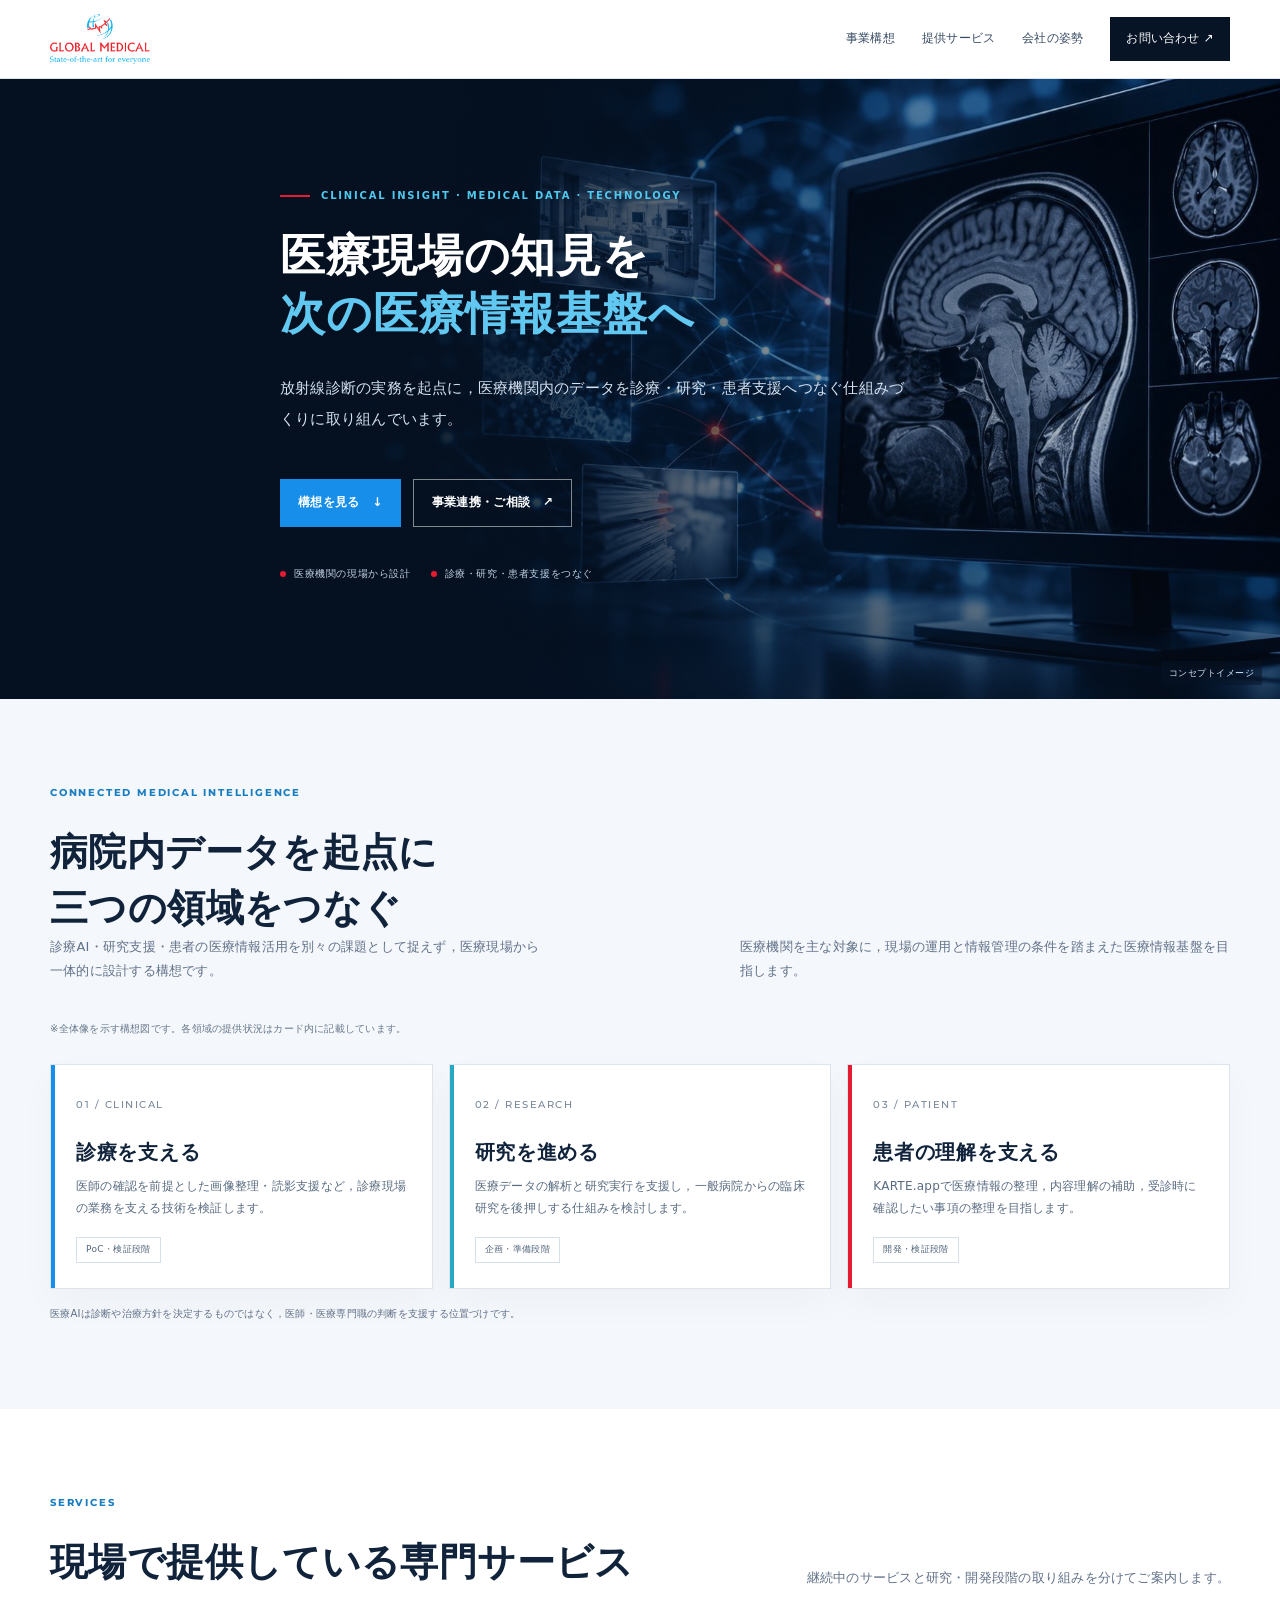
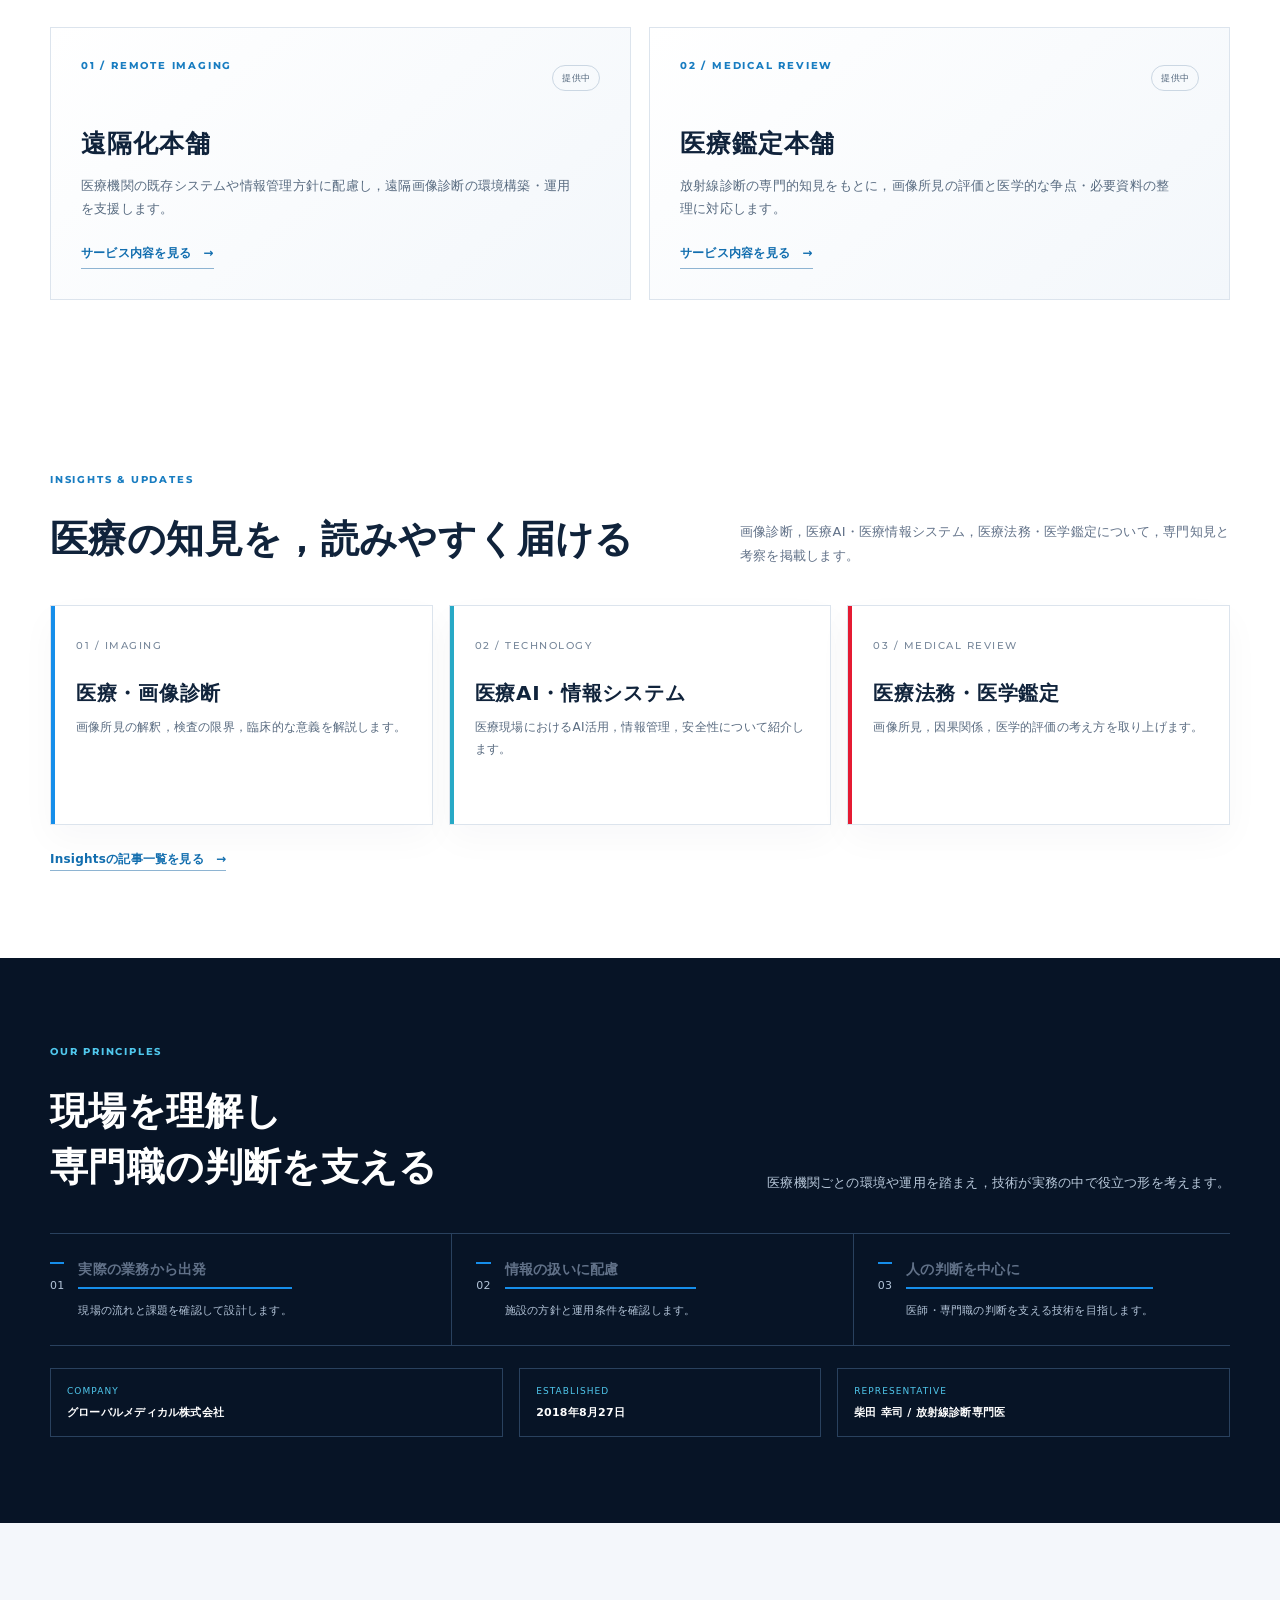
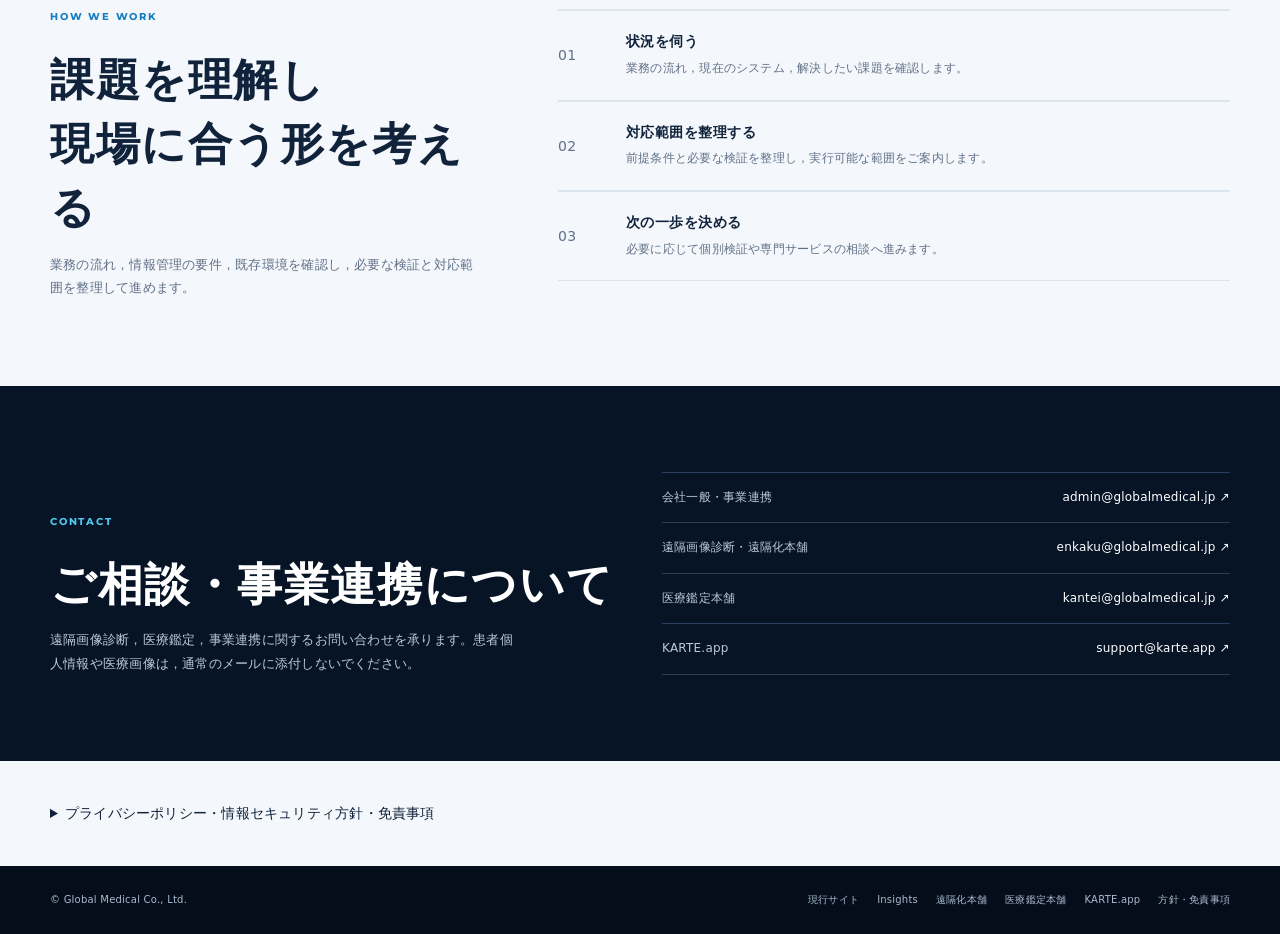
<file: index.html>
<!doctype html>
<html lang="ja">
<head>
<meta charset="utf-8"><meta name="viewport" content="width=device-width, initial-scale=1">
<meta name="theme-color" content="#071426">
<meta name="description" content="放射線診断の実務を起点に，医療機関内のデータを診療・研究・患者支援へつなぐ仕組みづくりに取り組むグローバルメディカル株式会社。">
<link rel="canonical" href="https://globalmedical.jp/">
<meta property="og:type" content="website"><meta property="og:locale" content="ja_JP"><meta property="og:title" content="グローバルメディカル株式会社 | 医療現場の知見を次の医療情報基盤へ"><meta property="og:description" content="放射線診断の実務を起点に，医療機関内のデータを診療・研究・患者支援へつなぐ仕組みづくりに取り組んでいます。"><meta property="og:url" content="https://globalmedical.jp/"><meta property="og:image" content="https://globalmedical.jp/assets/globalmedical-hero.jpg">
<link rel="icon" href="/logo.png"><link rel="stylesheet" href="/assets/site.css">
<title>グローバルメディカル株式会社 | 医療現場の知見を次の医療情報基盤へ</title>
<style>
:root{--navy:#071426;--navy2:#0c2038;--blue:#168eea;--cyan:#50c8ed;--red:#e51b32;--ink:#10233b;--muted:#617188;--paper:#f4f7fb;--white:#fff;--line:#dce4ed;--max:1180px;--sans:system-ui,-apple-system,"Hiragino Kaku Gothic ProN","Yu Gothic",Meiryo,sans-serif}
*{box-sizing:border-box}html{scroll-behavior:smooth;scroll-padding-top:88px}body{margin:0;color:var(--ink);font:15px/1.8 var(--sans);letter-spacing:.015em}a{color:inherit}.wrap{width:min(var(--max),calc(100% - 56px));margin:auto}.preview-note{padding:6px 16px;text-align:center;background:#eaf0f6;color:#44556b;font-size:10px;letter-spacing:.08em}.header{position:sticky;top:0;z-index:10;background:rgba(255,255,255,.96);backdrop-filter:blur(14px);border-bottom:1px solid #dce4ed}.nav{height:78px;display:flex;align-items:center;justify-content:space-between;gap:24px}.brand{display:flex;align-items:center}.brand-logo{width:180px;height:50px;object-fit:contain;object-position:left center}.navlinks{display:flex;align-items:center;gap:27px;font-size:12px;color:#364a62}.navlinks a{text-decoration:none}.navlinks a:hover{color:#147ac3}.nav-cta{background:var(--navy);color:#fff;padding:11px 16px}.hero{min-height:620px;position:relative;isolation:isolate;display:flex;align-items:center;overflow:hidden;background:var(--navy);color:#fff}.hero-bg{position:absolute;z-index:-2;inset:0;width:100%;height:100%;object-fit:cover;object-position:center 53%}.hero:before{content:"";position:absolute;z-index:-1;inset:0;background:linear-gradient(90deg,rgba(5,17,33,.99) 0%,rgba(5,17,33,.91) 35%,rgba(5,17,33,.45) 63%,rgba(5,17,33,.12) 100%),linear-gradient(0deg,rgba(5,17,33,.56),transparent 36%)}.hero-content{padding:82px 0 90px;max-width:720px}.kicker,.eyebrow{font-size:10px;letter-spacing:.18em;text-transform:uppercase;font-weight:750;color:var(--cyan)}.kicker{display:flex;gap:11px;align-items:center}.kicker:before{content:"";height:2px;width:30px;background:var(--red)}h1,h2,h3,p{margin-top:0}h1{font-size:clamp(40px,5.5vw,70px);line-height:1.3;letter-spacing:.02em;margin:22px 0 20px;font-weight:650}h1 em{font-style:normal;color:#61c8f1}.hero-copy{max-width:630px;color:#d5e2f1;font-size:15px;line-height:2.05}.hero-actions{display:flex;gap:12px;flex-wrap:wrap;margin-top:28px}.btn{display:inline-flex;align-items:center;justify-content:center;min-height:48px;padding:11px 18px;text-decoration:none;font-weight:700;font-size:12px;letter-spacing:.03em;transition:.2s}.btn-primary{background:var(--blue);color:white}.btn-primary:hover{background:#0875c5;transform:translateY(-2px)}.btn-ghost{border:1px solid rgba(255,255,255,.5);color:#fff}.btn-ghost:hover{background:rgba(255,255,255,.1)}.hero-meta{display:flex;gap:20px;flex-wrap:wrap;margin-top:38px;color:#c1d2e5;font-size:10px;letter-spacing:.06em}.hero-meta span{display:flex;align-items:center;gap:8px}.hero-meta i{width:6px;height:6px;background:var(--red);border-radius:50%}.image-note{position:absolute;right:18px;bottom:14px;color:#d7e6f6;font-size:9px;background:#07142688;padding:4px 8px;letter-spacing:.05em}.section{padding:86px 0}.section-white{background:#fff}.section-light{background:var(--paper)}.section-dark{background:var(--navy);color:#fff}.section-head{display:flex;justify-content:space-between;align-items:end;gap:30px;margin-bottom:38px}.section-head h2{font-size:clamp(28px,3vw,42px);line-height:1.45;margin:10px 0 0;letter-spacing:.01em}.section-head p{max-width:490px;color:var(--muted);font-size:13px;margin:0}.section-dark .section-head p{color:#b9c9db}.eyebrow{color:#197dc1}.section-dark .eyebrow{color:var(--cyan)}.intro{max-width:780px;color:#4e6179;font-size:13px;margin:14px 0 0}.platform-note{margin:0 0 26px;color:#66778b;font-size:10px}.platform-grid{display:grid;grid-template-columns:repeat(3,1fr);gap:16px;position:relative}.platform-card{background:white;border:1px solid var(--line);padding:25px;min-height:220px;position:relative;box-shadow:0 14px 34px #10233b08}.platform-card:before{content:"";position:absolute;left:0;top:0;width:4px;height:100%;background:var(--blue)}.platform-card:nth-child(2):before{background:#27a9c6}.platform-card:nth-child(3):before{background:var(--red)}.platform-card .num{font-size:10px;color:#77879a;letter-spacing:.15em}.platform-card h3{font-size:20px;margin:20px 0 8px}.platform-card p{font-size:12px;color:#596b80;margin:0}.status{display:inline-flex;margin-top:18px;padding:4px 9px;border:1px solid #d5e0eb;color:#51657b;font-size:9px;letter-spacing:.04em}.platform-foot{margin-top:16px;color:#617188;font-size:10px}.services{display:grid;grid-template-columns:1fr 1fr;gap:18px}.service{min-height:265px;padding:30px;background:linear-gradient(140deg,#fff,#f3f7fb);border:1px solid var(--line);display:flex;flex-direction:column;align-items:flex-start}.service-top{display:flex;align-items:center;justify-content:space-between;gap:12px;width:100%}.service .eyebrow{color:#197dc1}.tag{font-size:9px;border:1px solid #cbd7e3;padding:4px 9px;border-radius:99px;color:#51657b}.service h3{font-size:25px;margin:28px 0 10px}.service p{font-size:13px;color:#586b80;max-width:490px;margin-bottom:22px}.arrow-link{margin-top:auto;color:#126eaf;text-decoration:none;font-size:12px;font-weight:750;border-bottom:1px solid #8eb4d2;padding-bottom:4px}.arrow-link:hover{color:var(--red)}.principles{display:grid;grid-template-columns:repeat(3,1fr);border-top:1px solid #29415e;border-bottom:1px solid #29415e}.company-facts{display:grid;grid-template-columns:1.5fr 1fr 1.3fr;gap:16px;margin-top:22px}.company-facts>div{border:1px solid #29415e;padding:14px 16px}.company-facts small{display:block;color:var(--cyan);font-size:9px;letter-spacing:.12em}.company-facts strong{display:block;color:#fff;font-size:11px;margin-top:4px}.principle{padding:23px 24px 24px 0;display:flex;gap:14px}.principle+.principle{border-left:1px solid #29415e;padding-left:24px}.principle-num{color:#62c8ed;font-size:12px}.principle strong{display:block;font-size:14px}.principle span{display:block;color:#b4c5d9;font-size:11px;margin-top:5px}.approach{display:grid;grid-template-columns:.8fr 1.2fr;gap:60px}.approach h2{font-size:clamp(30px,3.5vw,44px);line-height:1.45;margin:13px 0}.approach-intro{max-width:430px;color:#617188;font-size:13px}.steps{border-top:1px solid var(--line)}.step{display:grid;grid-template-columns:50px 1fr;gap:18px;padding:20px 0;border-bottom:1px solid var(--line)}.step-number{color:#1684d2;font-size:12px}.step h3{font-size:14px;margin:0 0 5px}.step p{margin:0;color:#617188;font-size:12px}.contact{display:grid;grid-template-columns:1fr 1fr;gap:44px;align-items:end}.contact h2{font-size:clamp(30px,3.7vw,45px);line-height:1.4;margin:12px 0}.contact p{color:#b8c9db;font-size:13px;max-width:470px}.contact-list{border-top:1px solid #29415e}.contact-row{display:flex;justify-content:space-between;gap:14px;padding:14px 0;border-bottom:1px solid #29415e;font-size:12px}.contact-row span{color:#b8c9db}.contact-row a{color:white;text-decoration:none}.contact-row a:hover{color:var(--cyan)}.footer{background:#040d19;color:#aabbd0;padding:25px 0;font-size:10px}.footer-row{display:flex;justify-content:space-between;gap:18px;align-items:center}.footer-links{display:flex;gap:18px;flex-wrap:wrap}.footer a{text-decoration:none}.footer a:hover{color:#fff}
@media(max-width:820px){.mobile-menu{display:block;position:relative}.mobile-menu nav{display:none;position:absolute;z-index:20;right:0;top:calc(100% + 10px);min-width:200px;padding:8px;background:#fff;border:1px solid var(--line);box-shadow:0 12px 30px #07142622}.mobile-menu[open] nav{display:grid}.mobile-menu nav a{padding:9px 11px;text-decoration:none;border-bottom:1px solid var(--line);font-size:12px}.mobile-menu nav a:last-child{border-bottom:0}.navlinks{gap:15px}.navlinks a:not(.nav-cta){display:none}.hero{min-height:580px}.hero:before{background:linear-gradient(90deg,rgba(5,17,33,.97),rgba(5,17,33,.73) 58%,rgba(5,17,33,.35)),linear-gradient(0deg,rgba(5,17,33,.62),transparent 55%)}.section-head{display:block}.section-head p{margin-top:14px}.approach{gap:30px}}
@media(max-width:600px){html{scroll-padding-top:70px}.wrap{width:calc(100% - 40px)}.nav{height:66px}.brand-logo{width:148px;height:auto}.navlinks .nav-cta{padding:9px 11px;font-size:10px}.hero{min-height:700px;align-items:flex-start}.hero-bg{object-position:62% center}.hero:before{background:linear-gradient(180deg,rgba(5,17,33,.97) 0%,rgba(5,17,33,.91) 40%,rgba(5,17,33,.28) 100%),linear-gradient(90deg,rgba(5,17,33,.44),transparent)}.hero-content{padding:65px 0 100px}.hero h1{font-size:40px;line-height:1.4;margin:19px 0 16px}.hero-copy{font-size:13px;line-height:1.95}.hero-meta{font-size:9px;gap:12px;margin-top:28px}.image-note{right:10px;bottom:9px}.section{padding:65px 0}.section-head h2{font-size:30px}.platform-grid,.services{grid-template-columns:1fr}.platform-card{min-height:0;padding:22px}.platform-card h3{margin-top:14px}.platform-card .status{margin-top:12px}.service{min-height:235px;padding:23px}.service h3{font-size:23px;margin-top:22px}.principles{grid-template-columns:1fr}.company-facts{grid-template-columns:1fr}.principle{padding:16px 0}.principle+.principle{border-left:0;border-top:1px solid #29415e;padding:16px 0}.approach{grid-template-columns:1fr;gap:26px}.step{grid-template-columns:34px 1fr;gap:12px;padding:17px 0}.contact{grid-template-columns:1fr;gap:24px}.contact-row{display:block}.contact-row span{display:block;margin-bottom:4px}.footer-row{display:block}.footer-links{margin-top:12px;gap:12px}}
@media(prefers-reduced-motion:reduce){html{scroll-behavior:auto}*,*:before,*:after{transition:none!important}}
</style>
</head>
<body>
<a class="skip" href="#main">本文へ移動</a>
<header class="header"><div class="wrap nav"><a class="brand" href="/" aria-label="グローバルメディカル トップ"><img class="brand-logo" src="/logo.png" alt="グローバルメディカル株式会社" width="180" height="50"></a><nav class="navlinks" aria-label="メインナビゲーション"><a href="#projects">事業構想</a><a href="#services">提供サービス</a><a href="#company">会社の姿勢</a><a class="nav-cta" href="#contact">お問い合わせ ↗</a></nav><details class="mobile-menu"><summary>メニュー</summary><nav aria-label="モバイル"><a href="/#vision">トップ</a><a href="/#projects">事業構想</a><a href="/#services">提供サービス</a><a href="/insights/">Insights</a><a href="/#company">会社概要</a><a href="/#contact">お問い合わせ</a></nav></details></div></header>
<main id="main">
<section class="hero" id="vision"><img class="hero-bg" src="/assets/globalmedical-hero.jpg" alt="医療画像を中心に診療・研究・患者情報が結びつくイメージビジュアル"><div class="wrap hero-content"><div class="kicker">Clinical insight · Medical data · Technology</div><h1>医療現場の知見を<br><em>次の医療情報基盤へ</em></h1><p class="hero-copy">放射線診断の実務を起点に，医療機関内のデータを診療・研究・患者支援へつなぐ仕組みづくりに取り組んでいます。</p><div class="hero-actions"><a class="btn btn-primary" href="#projects">構想を見る　↓</a><a class="btn btn-ghost" href="#contact">事業連携・ご相談　↗</a></div><div class="hero-meta"><span><i></i>医療機関の現場から設計</span><span><i></i>診療・研究・患者支援をつなぐ</span></div></div><span class="image-note">コンセプトイメージ</span></section>
<section class="section section-light" id="projects"><div class="wrap"><div class="section-head"><div><span class="eyebrow">Connected medical intelligence</span><h2>病院内データを起点に<br>三つの領域をつなぐ</h2><p class="intro">診療AI・研究支援・患者の医療情報活用を別々の課題として捉えず，医療現場から一体的に設計する構想です。</p></div><p>医療機関を主な対象に，現場の運用と情報管理の条件を踏まえた医療情報基盤を目指します。</p></div><p class="platform-note">※全体像を示す構想図です。各領域の提供状況はカード内に記載しています。</p><div class="platform-grid"><article class="platform-card"><span class="num">01 / CLINICAL</span><h3>診療を支える</h3><p>医師の確認を前提とした画像整理・読影支援など，診療現場の業務を支える技術を検証します。</p><span class="status">PoC・検証段階</span></article><article class="platform-card"><span class="num">02 / RESEARCH</span><h3>研究を進める</h3><p>医療データの解析と研究実行を支援し，一般病院からの臨床研究を後押しする仕組みを検討します。</p><span class="status">企画・準備段階</span></article><article class="platform-card"><span class="num">03 / PATIENT</span><h3>患者の理解を支える</h3><p>KARTE.appで医療情報の整理，内容理解の補助，受診時に確認したい事項の整理を目指します。</p><span class="status">開発・検証段階</span></article></div><p class="platform-foot">医療AIは診断や治療方針を決定するものではなく，医師・医療専門職の判断を支援する位置づけです。</p></div></section>
<section class="section section-white" id="services"><div class="wrap"><div class="section-head"><div><span class="eyebrow">Services</span><h2>現場で提供している専門サービス</h2></div><p>継続中のサービスと研究・開発段階の取り組みを分けてご案内します。</p></div><div class="services"><article class="service"><div class="service-top"><span class="eyebrow">01 / Remote imaging</span><span class="tag">提供中</span></div><h3>遠隔化本舗</h3><p>医療機関の既存システムや情報管理方針に配慮し，遠隔画像診断の環境構築・運用を支援します。</p><a class="arrow-link" href="/enkakuka.html">サービス内容を見る　→</a></article><article class="service"><div class="service-top"><span class="eyebrow">02 / Medical review</span><span class="tag">提供中</span></div><h3>医療鑑定本舗</h3><p>放射線診断の専門的知見をもとに，画像所見の評価と医学的な争点・必要資料の整理に対応します。</p><a class="arrow-link" href="/kantei.html">サービス内容を見る　→</a></article></div></div></section>
<section class="section section-white" id="insights"><div class="wrap"><div class="section-head"><div><span class="eyebrow">Insights & updates</span><h2>医療の知見を，読みやすく届ける</h2></div><p>画像診断，医療AI・医療情報システム，医療法務・医学鑑定について，専門知見と考察を掲載します。</p></div><div class="platform-grid"><article class="platform-card"><span class="num">01 / IMAGING</span><h3>医療・画像診断</h3><p>画像所見の解釈，検査の限界，臨床的な意義を解説します。</p></article><article class="platform-card"><span class="num">02 / TECHNOLOGY</span><h3>医療AI・情報システム</h3><p>医療現場におけるAI活用，情報管理，安全性について紹介します。</p></article><article class="platform-card"><span class="num">03 / MEDICAL REVIEW</span><h3>医療法務・医学鑑定</h3><p>画像所見，因果関係，医学的評価の考え方を取り上げます。</p></article></div><p style="margin:20px 0 0"><a class="arrow-link" href="/insights/">Insightsの記事一覧を見る　→</a></p></div></section>
<section class="section section-dark" id="company"><div class="wrap"><div class="section-head"><div><span class="eyebrow">Our principles</span><h2>現場を理解し<br>専門職の判断を支える</h2></div><p>医療機関ごとの環境や運用を踏まえ，技術が実務の中で役立つ形を考えます。</p></div><div class="principles"><div class="principle"><span class="principle-num">01</span><div><strong>実際の業務から出発</strong><span>現場の流れと課題を確認して設計します。</span></div></div><div class="principle"><span class="principle-num">02</span><div><strong>情報の扱いに配慮</strong><span>施設の方針と運用条件を確認します。</span></div></div><div class="principle"><span class="principle-num">03</span><div><strong>人の判断を中心に</strong><span>医師・専門職の判断を支える技術を目指します。</span></div></div></div><div class="company-facts"><div><small>COMPANY</small><strong>グローバルメディカル株式会社</strong></div><div><small>ESTABLISHED</small><strong>2018年8月27日</strong></div><div><small>REPRESENTATIVE</small><strong>柴田 幸司 / 放射線診断専門医</strong></div></div></div></section>
<section class="section section-light"><div class="wrap approach"><div><span class="eyebrow">How we work</span><h2>課題を理解し<br>現場に合う形を考える</h2><p class="approach-intro">業務の流れ，情報管理の要件，既存環境を確認し，必要な検証と対応範囲を整理して進めます。</p></div><div class="steps"><div class="step"><span class="step-number">01</span><div><h3>状況を伺う</h3><p>業務の流れ，現在のシステム，解決したい課題を確認します。</p></div></div><div class="step"><span class="step-number">02</span><div><h3>対応範囲を整理する</h3><p>前提条件と必要な検証を整理し，実行可能な範囲をご案内します。</p></div></div><div class="step"><span class="step-number">03</span><div><h3>次の一歩を決める</h3><p>必要に応じて個別検証や専門サービスの相談へ進みます。</p></div></div></div></div></section>
<section class="section section-dark" id="contact"><div class="wrap contact"><div><span class="eyebrow">Contact</span><h2>ご相談・事業連携について</h2><p>遠隔画像診断，医療鑑定，事業連携に関するお問い合わせを承ります。患者個人情報や医療画像は，通常のメールに添付しないでください。</p></div><div class="contact-list"><div class="contact-row"><span>会社一般・事業連携</span><a href="mailto:admin@globalmedical.jp">admin@globalmedical.jp ↗</a></div><div class="contact-row"><span>遠隔画像診断・遠隔化本舗</span><a href="mailto:enkaku@globalmedical.jp">enkaku@globalmedical.jp ↗</a></div><div class="contact-row"><span>医療鑑定本舗</span><a href="mailto:kantei@globalmedical.jp">kantei@globalmedical.jp ↗</a></div><div class="contact-row"><span>KARTE.app</span><a href="mailto:support@karte.app">support@karte.app ↗</a></div></div></div></section>
<section id="legal" class="legal-preserved"><div class="wrap"><details><summary>プライバシーポリシー・情報セキュリティ方針・免責事項</summary><section class="legal-section">
    <div class="legal-grid">
        <div class="legal-box">
            <h4>プライバシーポリシー</h4>
            <p>グローバルメディカル株式会社（以下「当社」）は、提供する遠隔画像診断、医療鑑定、および国際医療支援業務において、お客様の個人情報を以下の通り取り扱います。<br><br>
               1. 取得する情報：氏名、連絡先、医療画像データ、症例情報等。<br>
               2. 利用目的：診断・鑑定業務の遂行、お問い合わせ対応。<br>
               3. 安全管理：機密保持契約の締結およびデータの暗号化管理の徹底。<br>
               4. 第三者提供：法令に基づく場合を除き、同意なく第三者へ提供しません。</p>
        </div>
        <div class="legal-box">
            <h4>情報セキュリティ方針</h4>
            <p>当社は医療情報を取り扱う責任を認識し、以下の取り組みを徹底します。<br><br>
               1. 技術的対策：セキュアなネットワーク環境を用いた画像伝送の徹底。<br>
               2. 組織的対策：全従業員および提携医師とのNDA締結。<br>
               3. 法令遵守：厚生労働省「医療情報システムの安全管理に関するガイドライン」等の遵守。</p>
        </div>
        <div class="legal-box">
            <h4>免責事項</h4>
            <p>1. 当社が提供する無料ZOOM相談および本サイト上の情報は専門家としての助言であり、確定的な診断や法的判断を保証するものではありません。最終的な意思決定は利用者の責任において行ってください。<br><br>
               2. 本サイトからのリンク先の内容について、当社は一切の責任を負いません。<br><br>
               3. 予告なしにサイト内容の変更・削除を行うことがあります。</p>
        </div>
    </div>
</section>

</details></div></section>
</main><footer class="footer"><div class="wrap footer-row"><span>© Global Medical Co., Ltd.</span><div class="footer-links"><a href="https://globalmedical.jp/">現行サイト</a><a href="/insights/">Insights</a><a href="/enkakuka.html">遠隔化本舗</a><a href="/kantei.html">医療鑑定本舗</a><a href="https://karte.app/">KARTE.app</a><a href="https://globalmedical.jp/#legal">方針・免責事項</a></div></div></footer>
</body></html>
</file>
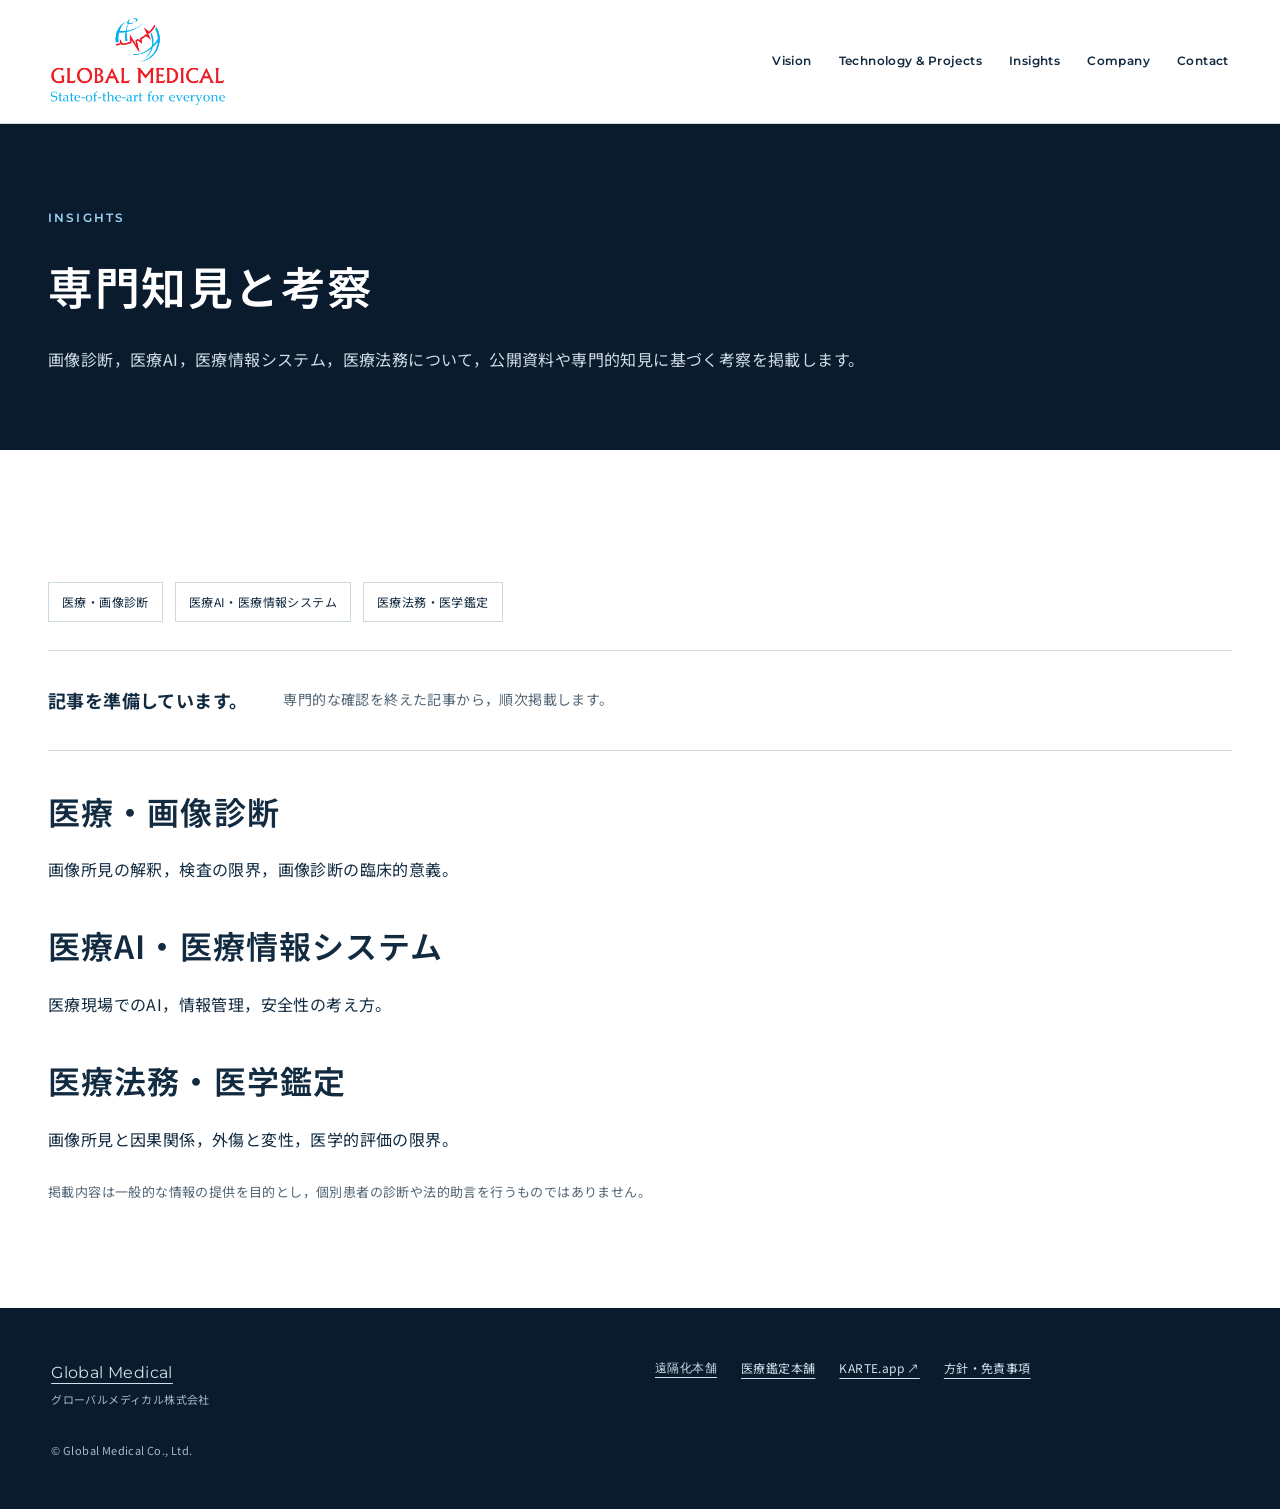
<file: insights/index.html>
<!doctype html><html lang="ja"><head><meta charset="utf-8"><meta name="viewport" content="width=device-width,initial-scale=1"><title>Insights | グローバルメディカル株式会社</title><meta name="description" content="医療・画像診断，医療AI・医療情報システム，医療法務・医学鑑定についての専門知見と考察。"><link rel="canonical" href="https://globalmedical.jp/insights/"><meta property="og:type" content="website"><meta property="og:locale" content="ja_JP"><meta property="og:title" content="Insights | グローバルメディカル株式会社"><meta property="og:description" content="医療・画像診断，医療AI・医療情報システム，医療法務・医学鑑定についての専門知見と考察。"><meta property="og:url" content="https://globalmedical.jp/insights/"><meta property="og:image" content="https://globalmedical.jp/logo.png"><link rel="icon" href="/logo.png"><link rel="stylesheet" href="/assets/site.css"></head><body><a class="skip" href="#main">本文へ移動</a><header class="site-header"><a class="brand" href="/" aria-label="グローバルメディカル トップ"><img src="/logo.png" alt="Global Medical" width="174" height="48"></a><nav class="desktop" aria-label="メイン"><a href="/#vision">Vision</a><a href="/#projects">Technology & Projects</a><a href="/insights/">Insights</a><a href="/#company">Company</a><a href="/#contact">Contact</a></nav><details class="mobile-menu"><summary>メニュー</summary><nav aria-label="モバイル"><a href="/#vision">Vision</a><a href="/#projects">Technology & Projects</a><a href="/insights/">Insights</a><a href="/#company">Company</a><a href="/#contact">Contact</a></nav></details></header><main id="main"><section class="subhero"><div class="wrap"><span class="eyebrow">Insights</span><h1>専門知見と考察</h1><p>画像診断，医療AI，医療情報システム，医療法務について，公開資料や専門的知見に基づく考察を掲載します。</p></div></section><section class="section"><div class="wrap"><div class="categories"><span>医療・画像診断</span><span>医療AI・医療情報システム</span><span>医療法務・医学鑑定</span></div><!-- INSIGHTS_START --><div class="empty"><strong>記事を準備しています。</strong><p>専門的な確認を終えた記事から，順次掲載します。</p></div><!-- INSIGHTS_END --><div class="content-narrow"><h2 id="imaging">医療・画像診断</h2><p>画像所見の解釈，検査の限界，画像診断の臨床的意義。</p><h2 id="systems">医療AI・医療情報システム</h2><p>医療現場でのAI，情報管理，安全性の考え方。</p><h2 id="legal-medicine">医療法務・医学鑑定</h2><p>画像所見と因果関係，外傷と変性，医学的評価の限界。</p><p class="notice">掲載内容は一般的な情報の提供を目的とし，個別患者の診断や法的助言を行うものではありません。</p></div></div></section></main><footer class="site-footer"><div><a href="/">Global Medical</a><p>グローバルメディカル株式会社</p></div><div><a href="/enkakuka.html">遠隔化本舗</a><a href="/kantei.html">医療鑑定本舗</a><a href="https://karte.app/">KARTE.app ↗</a><a href="/#legal">方針・免責事項</a></div><small>© Global Medical Co., Ltd.</small></footer></body></html>
</file>
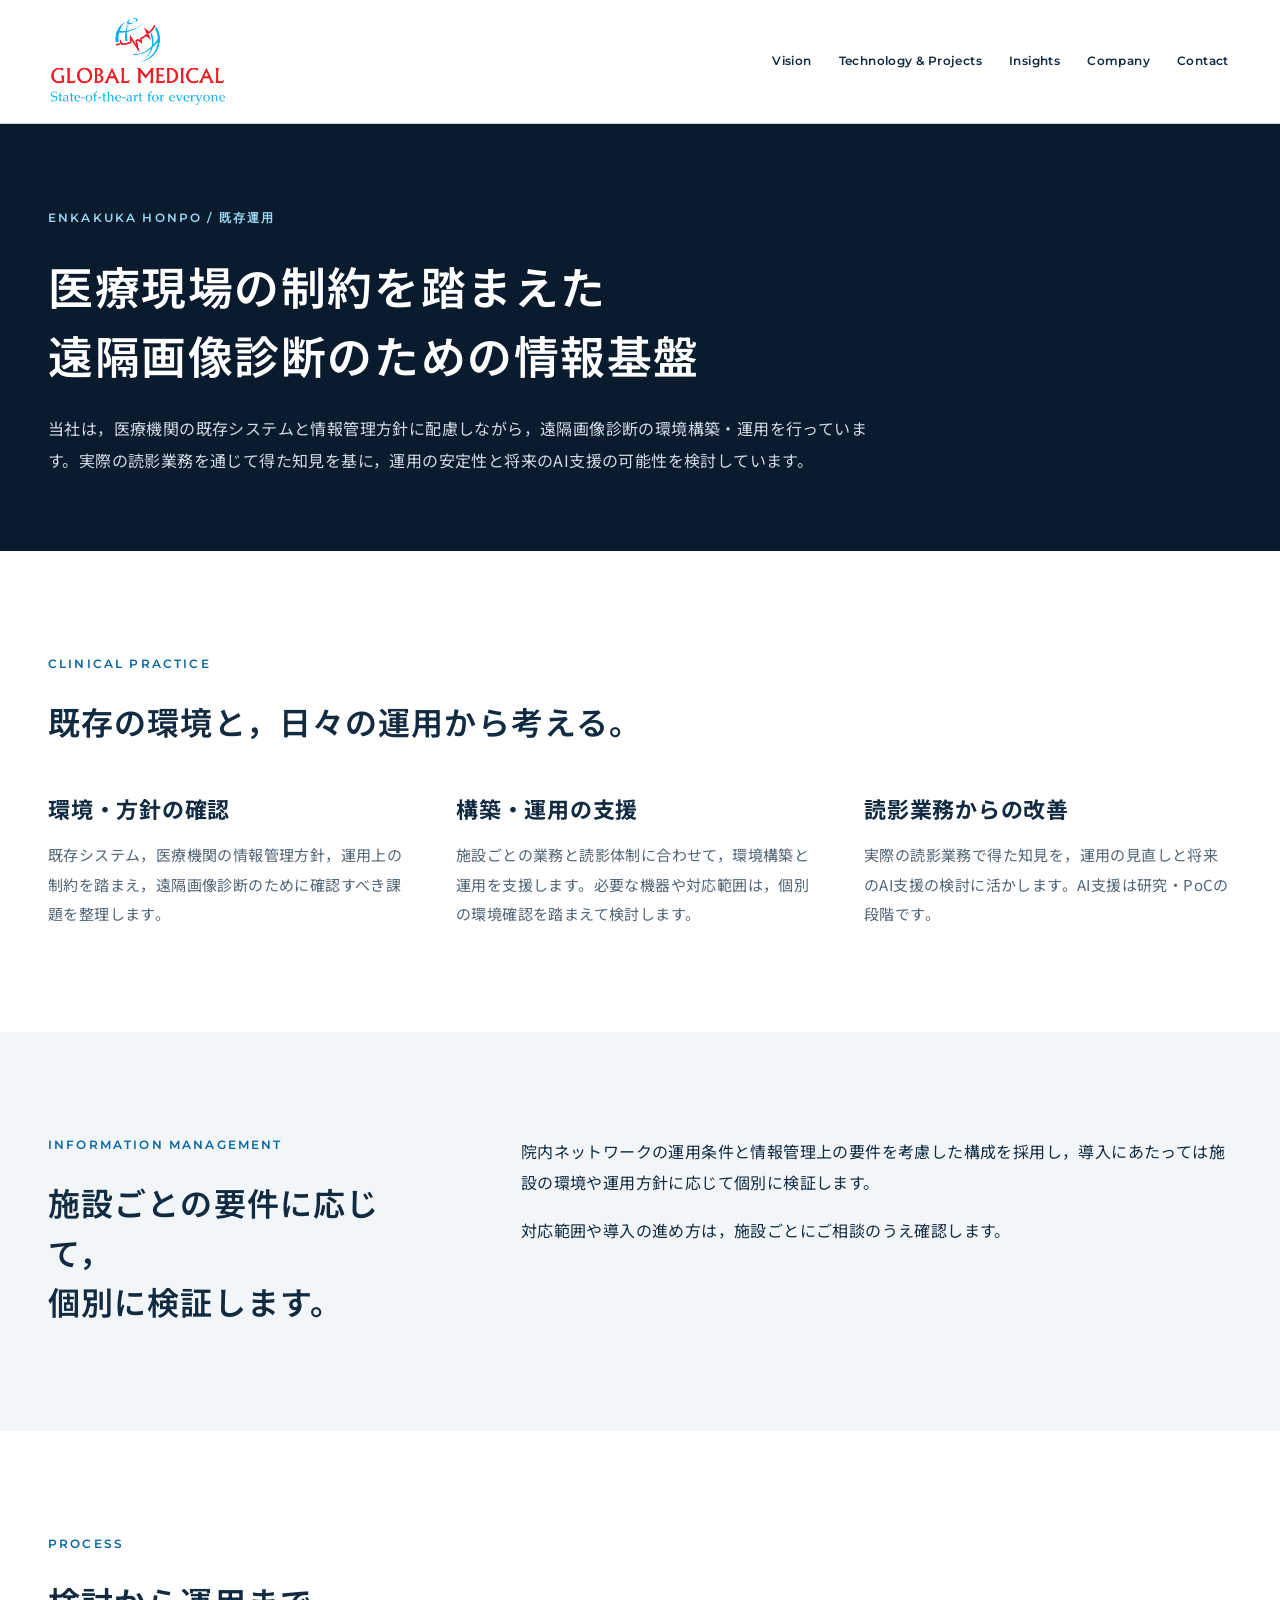
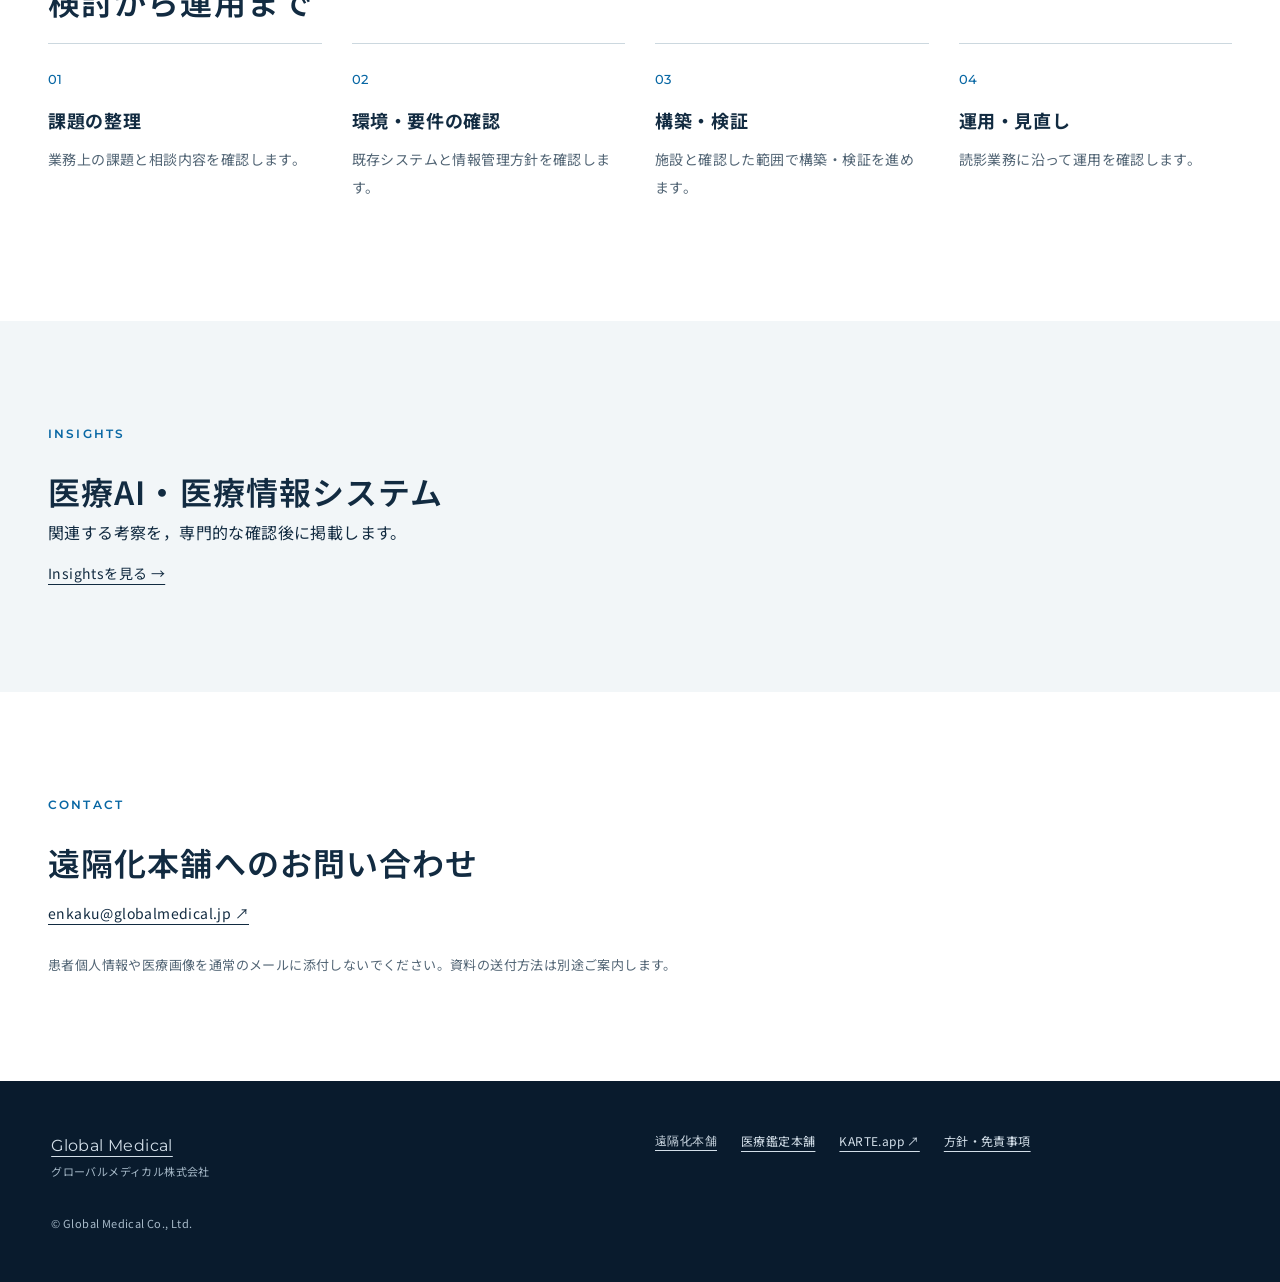
<file: enkakuka.html>
<!doctype html><html lang="ja"><head><meta charset="utf-8"><meta name="viewport" content="width=device-width,initial-scale=1"><title>遠隔化本舗 | 遠隔画像診断のための情報基盤</title><meta name="description" content="医療機関の既存システムと情報管理方針に配慮した，遠隔画像診断の環境構築・運用。施設の環境や運用方針に応じて個別に検証します。"><link rel="canonical" href="https://globalmedical.jp/enkakuka.html"><meta property="og:type" content="website"><meta property="og:locale" content="ja_JP"><meta property="og:title" content="遠隔化本舗 | 遠隔画像診断のための情報基盤"><meta property="og:description" content="医療機関の既存システムと情報管理方針に配慮した，遠隔画像診断の環境構築・運用。施設の環境や運用方針に応じて個別に検証します。"><meta property="og:url" content="https://globalmedical.jp/enkakuka.html"><meta property="og:image" content="https://globalmedical.jp/logo.png"><link rel="icon" href="/logo.png"><link rel="stylesheet" href="/assets/site.css"></head><body><a class="skip" href="#main">本文へ移動</a><header class="site-header"><a class="brand" href="/" aria-label="グローバルメディカル トップ"><img src="/logo.png" alt="Global Medical" width="174" height="48"></a><nav class="desktop" aria-label="メイン"><a href="/#vision">Vision</a><a href="/#projects">Technology & Projects</a><a href="/insights/">Insights</a><a href="/#company">Company</a><a href="/#contact">Contact</a></nav><details class="mobile-menu"><summary>メニュー</summary><nav aria-label="モバイル"><a href="/#vision">Vision</a><a href="/#projects">Technology & Projects</a><a href="/insights/">Insights</a><a href="/#company">Company</a><a href="/#contact">Contact</a></nav></details></header><main id="main"><section class="subhero"><div class="wrap"><span class="eyebrow">Enkakuka Honpo / 既存運用</span><h1><span class="headline-part">医療現場の</span><wbr><span class="headline-part">制約を踏まえた</span><br><span class="headline-part">遠隔画像診断のための</span><wbr><span class="headline-part">情報基盤</span></h1><p>当社は，医療機関の既存システムと情報管理方針に配慮しながら，遠隔画像診断の環境構築・運用を行っています。実際の読影業務を通じて得た知見を基に，運用の安定性と将来のAI支援の可能性を検討しています。</p></div></section><section class="section"><div class="wrap"><div class="section-heading"><span class="eyebrow">Clinical practice</span><h2>既存の環境と，日々の運用から考える。</h2></div><div class="columns"><article><h3>環境・方針の確認</h3><p>既存システム，医療機関の情報管理方針，運用上の制約を踏まえ，遠隔画像診断のために確認すべき課題を整理します。</p></article><article><h3>構築・運用の支援</h3><p>施設ごとの業務と読影体制に合わせて，環境構築と運用を支援します。必要な機器や対応範囲は，個別の環境確認を踏まえて検討します。</p></article><article><h3>読影業務からの改善</h3><p>実際の読影業務で得た知見を，運用の見直しと将来のAI支援の検討に活かします。AI支援は研究・PoCの段階です。</p></article></div></div></section><section class="section tint"><div class="wrap split"><div><span class="eyebrow">Information management</span><h2>施設ごとの要件に応じて，<br>個別に検証します。</h2></div><div><p>院内ネットワークの運用条件と情報管理上の要件を考慮した構成を採用し，導入にあたっては施設の環境や運用方針に応じて個別に検証します。</p><p>対応範囲や導入の進め方は，施設ごとにご相談のうえ確認します。</p></div></div></section><section class="section"><div class="wrap"><span class="eyebrow">Process</span><h2>検討から運用まで</h2><ol class="flow"><li><h3>課題の整理</h3><p>業務上の課題と相談内容を確認します。</p></li><li><h3>環境・要件の確認</h3><p>既存システムと情報管理方針を確認します。</p></li><li><h3>構築・検証</h3><p>施設と確認した範囲で構築・検証を進めます。</p></li><li><h3>運用・見直し</h3><p>読影業務に沿って運用を確認します。</p></li></ol></div></section><section class="section tint"><div class="wrap"><span class="eyebrow">Insights</span><h2>医療AI・医療情報システム</h2><p>関連する考察を，専門的な確認後に掲載します。</p><a class="textlink" href="/insights/#systems">Insightsを見る →</a></div></section><section class="section"><div class="wrap"><span class="eyebrow">Contact</span><h2>遠隔化本舗へのお問い合わせ</h2><a class="textlink" href="mailto:enkaku@globalmedical.jp">enkaku@globalmedical.jp ↗</a><p class="notice">患者個人情報や医療画像を通常のメールに添付しないでください。資料の送付方法は別途ご案内します。</p></div></section></main><footer class="site-footer"><div><a href="/">Global Medical</a><p>グローバルメディカル株式会社</p></div><div><a href="/enkakuka.html">遠隔化本舗</a><a href="/kantei.html">医療鑑定本舗</a><a href="https://karte.app/">KARTE.app ↗</a><a href="/#legal">方針・免責事項</a></div><small>© Global Medical Co., Ltd.</small></footer></body></html>
</file>
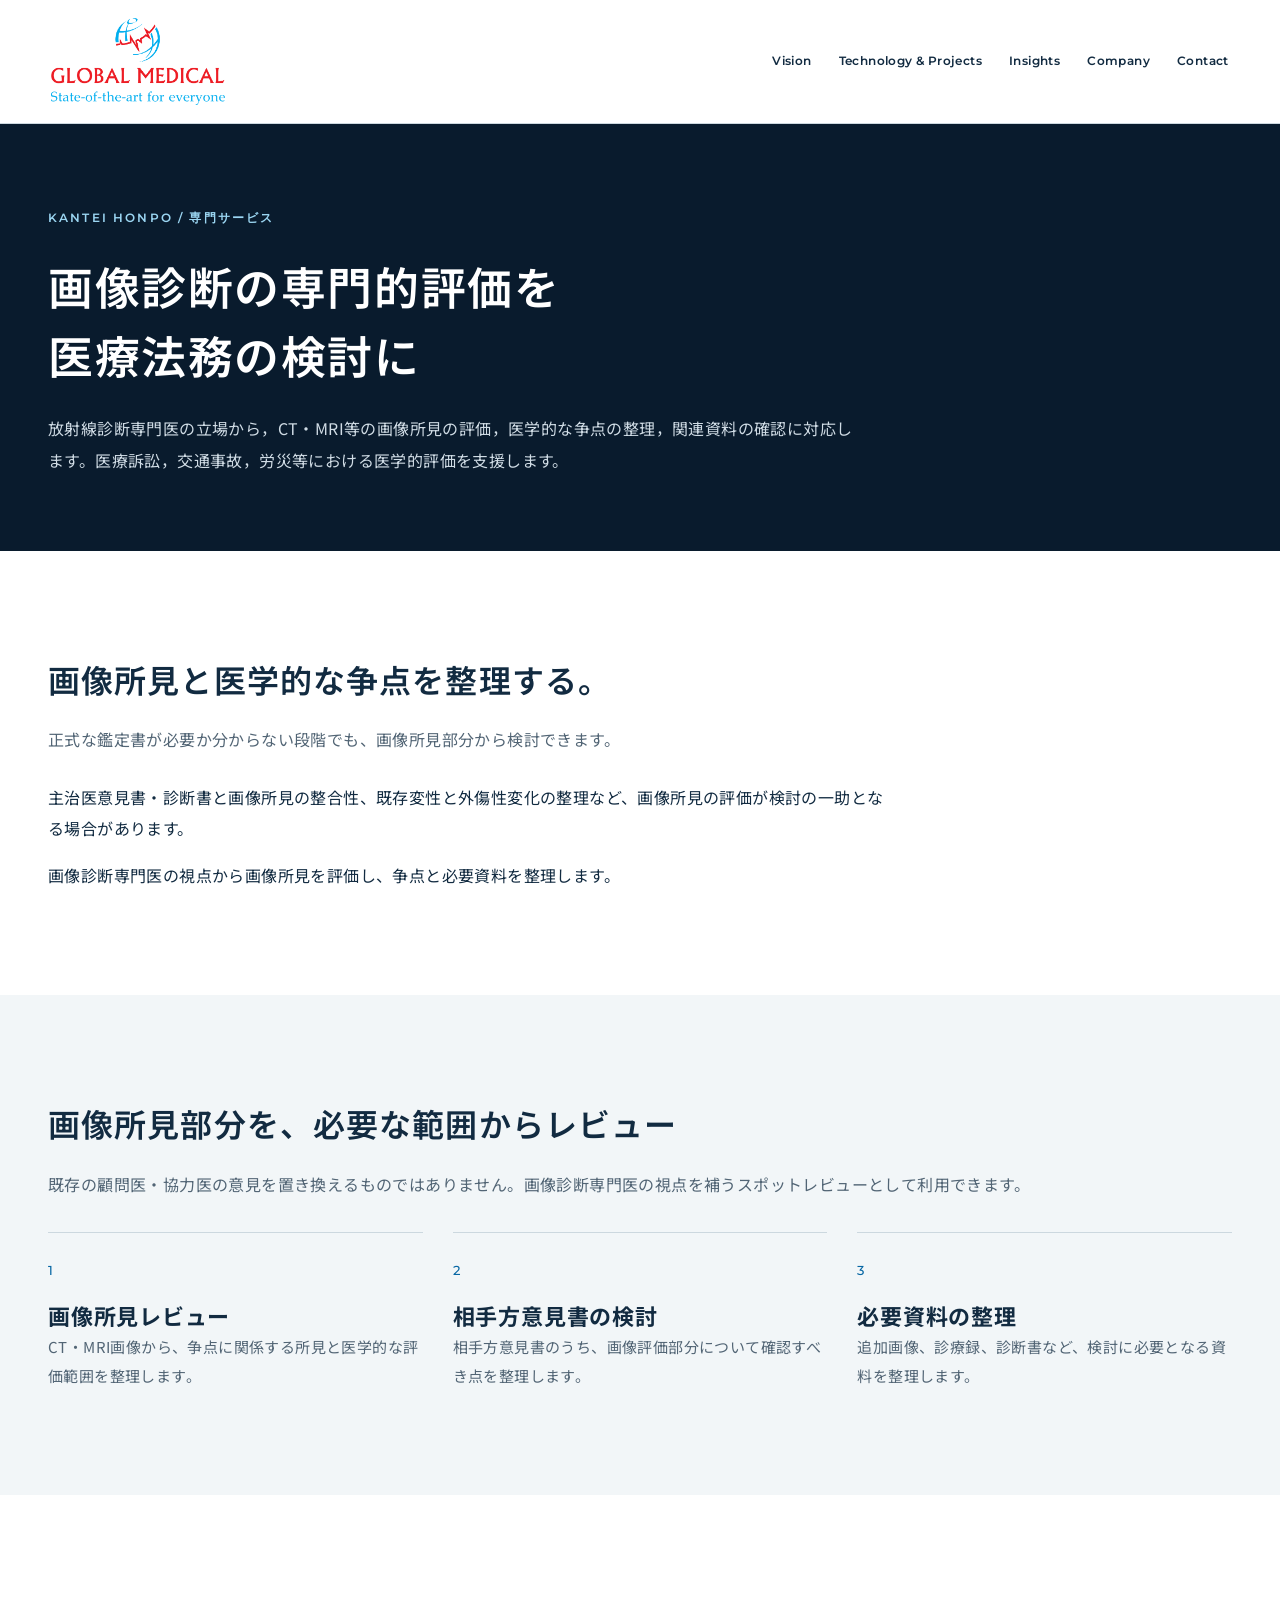
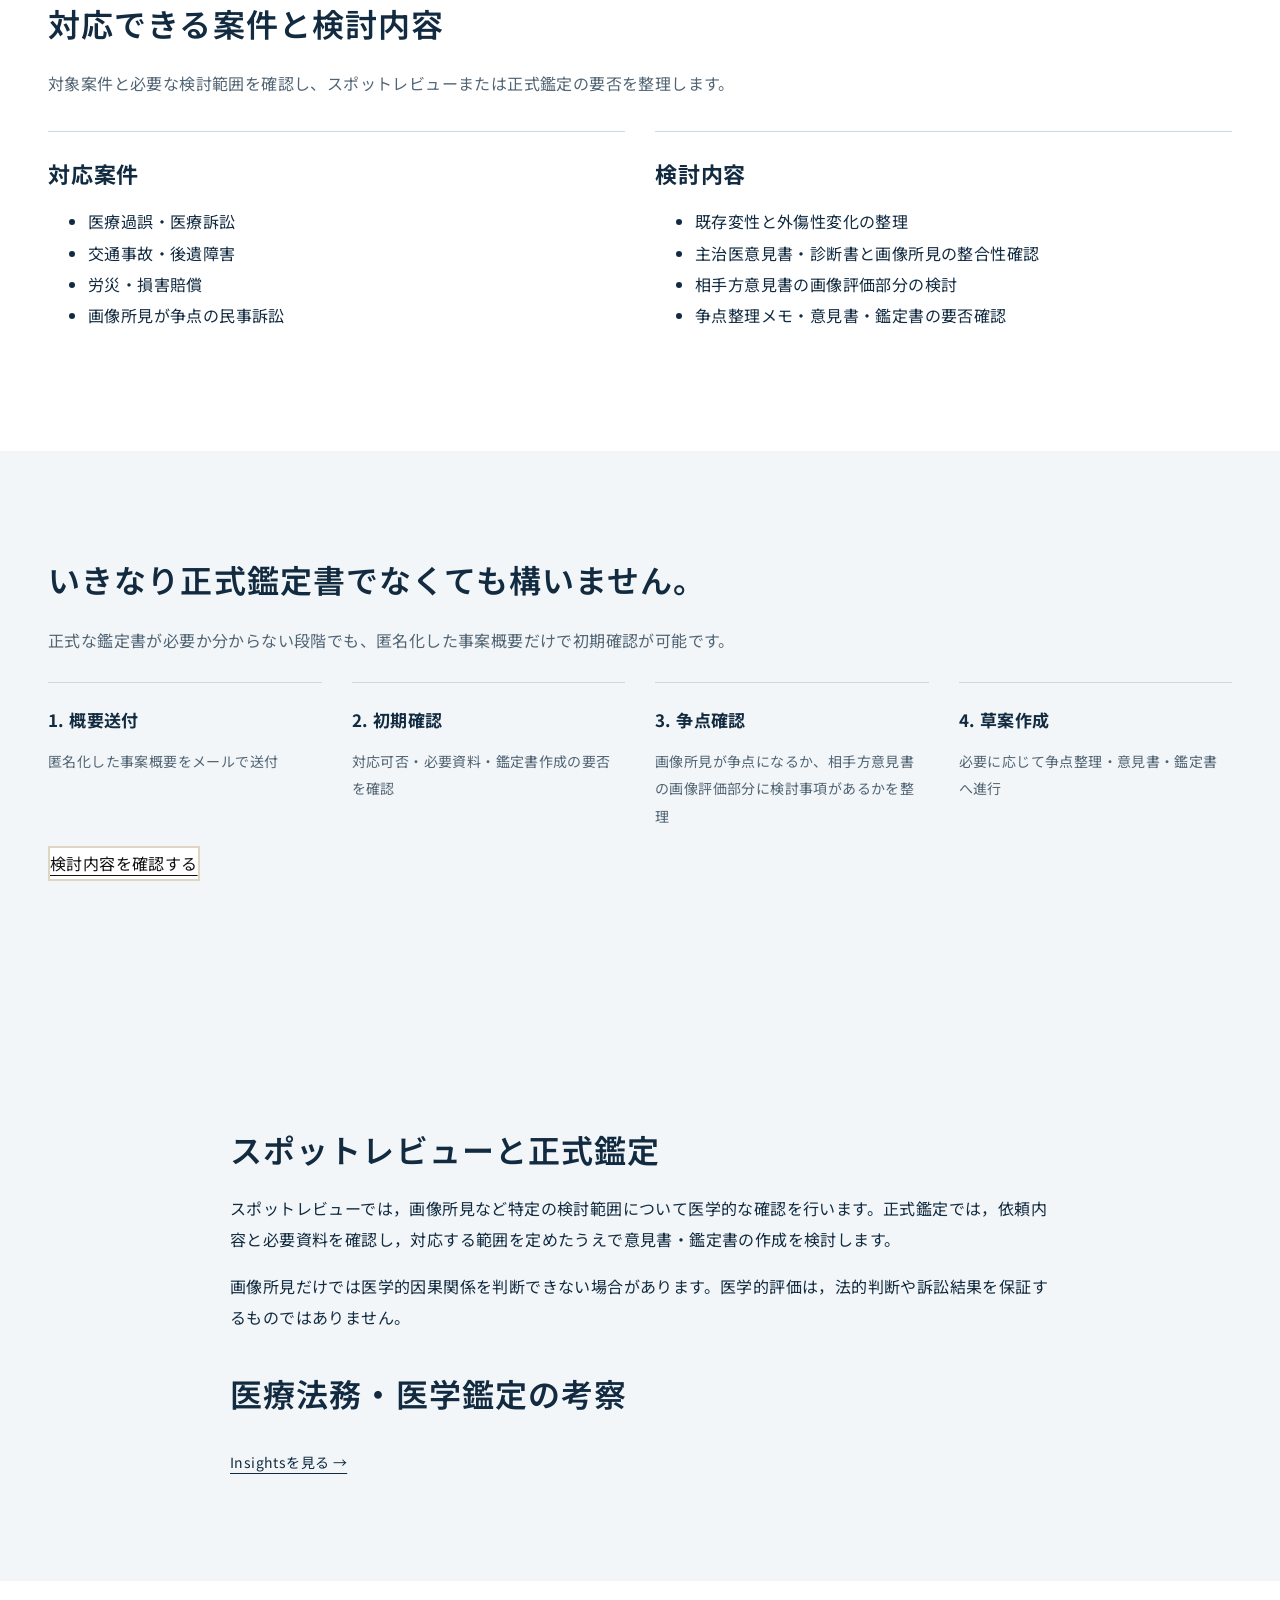
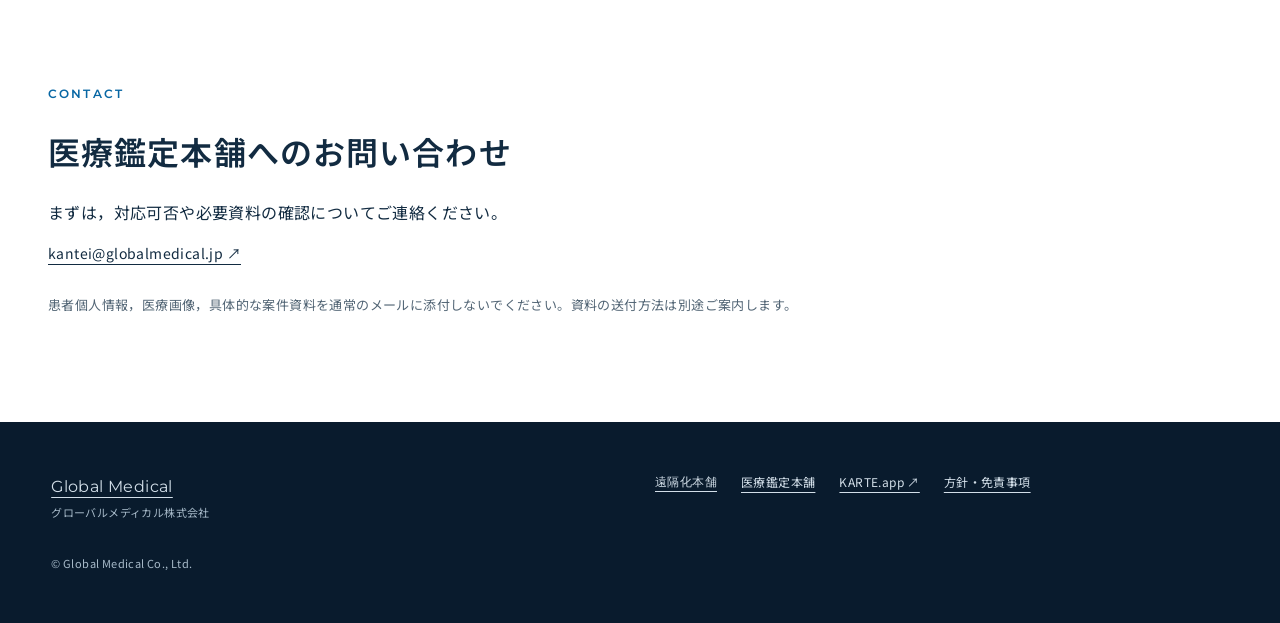
<file: kantei.html>
<!doctype html><html lang="ja"><head><meta charset="utf-8"><meta name="viewport" content="width=device-width,initial-scale=1"><title>医療鑑定本舗 | 画像診断の専門的評価を医療法務の検討に</title><meta name="description" content="放射線診断専門医によるCT・MRI画像所見の評価，医学的な争点と必要資料の整理。スポットレビューと正式鑑定の対応範囲を確認します。"><link rel="canonical" href="https://globalmedical.jp/kantei.html"><meta property="og:type" content="website"><meta property="og:locale" content="ja_JP"><meta property="og:title" content="医療鑑定本舗 | 画像診断の専門的評価を医療法務の検討に"><meta property="og:description" content="放射線診断専門医によるCT・MRI画像所見の評価，医学的な争点と必要資料の整理。スポットレビューと正式鑑定の対応範囲を確認します。"><meta property="og:url" content="https://globalmedical.jp/kantei.html"><meta property="og:image" content="https://globalmedical.jp/logo.png"><link rel="icon" href="/logo.png"><link rel="stylesheet" href="/assets/site.css"></head><body><a class="skip" href="#main">本文へ移動</a><header class="site-header"><a class="brand" href="/" aria-label="グローバルメディカル トップ"><img src="/logo.png" alt="Global Medical" width="174" height="48"></a><nav class="desktop" aria-label="メイン"><a href="/#vision">Vision</a><a href="/#projects">Technology & Projects</a><a href="/insights/">Insights</a><a href="/#company">Company</a><a href="/#contact">Contact</a></nav><details class="mobile-menu"><summary>メニュー</summary><nav aria-label="モバイル"><a href="/#vision">Vision</a><a href="/#projects">Technology & Projects</a><a href="/insights/">Insights</a><a href="/#company">Company</a><a href="/#contact">Contact</a></nav></details></header><main id="main"><section class="subhero"><div class="wrap"><span class="eyebrow">Kantei Honpo / 専門サービス</span><h1>画像診断の専門的評価を<br>医療法務の検討に</h1><p>放射線診断専門医の立場から，CT・MRI等の画像所見の評価，医学的な争点の整理，関連資料の確認に対応します。医療訴訟，交通事故，労災等における医学的評価を支援します。</p></div></section><section class="section"><div class="wrap"><h2 class="section-title">画像所見と医学的な争点を整理する。</h2><p class="section-lead">正式な鑑定書が必要か分からない段階でも、画像所見部分から検討できます。</p><div class="problem-box"><p>主治医意見書・診断書と画像所見の整合性、既存変性と外傷性変化の整理など、画像所見の評価が検討の一助となる場合があります。</p><p>画像診断専門医の視点から画像所見を評価し、争点と必要資料を整理します。</p></div></div></section>

<section class="section tint"><div class="wrap"><h2 class="section-title">画像所見部分を、必要な範囲からレビュー</h2><p class="section-lead">既存の顧問医・協力医の意見を置き換えるものではありません。画像診断専門医の視点を補うスポットレビューとして利用できます。</p><div class="cards">
<article class="card"><div class="num">1</div><h3>画像所見レビュー</h3><p>CT・MRI画像から、争点に関係する所見と医学的な評価範囲を整理します。</p></article>
<article class="card"><div class="num">2</div><h3>相手方意見書の検討</h3><p>相手方意見書のうち、画像評価部分について確認すべき点を整理します。</p></article>
<article class="card"><div class="num">3</div><h3>必要資料の整理</h3><p>追加画像、診療録、診断書など、検討に必要となる資料を整理します。</p></article>
</div></div></section>

<section class="section" id="required-materials"><div class="wrap"><h2 class="section-title">対応できる案件と検討内容</h2><p class="section-lead">対象案件と必要な検討範囲を確認し、スポットレビューまたは正式鑑定の要否を整理します。</p><div class="two-col">
<div class="list-card"><h3>対応案件</h3><ul><li>医療過誤・医療訴訟</li><li>交通事故・後遺障害</li><li>労災・損害賠償</li><li>画像所見が争点の民事訴訟</li></ul></div>
<div class="list-card"><h3>検討内容</h3><ul><li>既存変性と外傷性変化の整理</li><li>主治医意見書・診断書と画像所見の整合性確認</li><li>相手方意見書の画像評価部分の検討</li><li>争点整理メモ・意見書・鑑定書の要否確認</li></ul></div>
</div></div></section>

<section class="section tint"><div class="wrap"><h2 class="section-title">いきなり正式鑑定書でなくても構いません。</h2><p class="section-lead">正式な鑑定書が必要か分からない段階でも、匿名化した事案概要だけで初期確認が可能です。</p><div class="flow">
<div class="step"><strong>1. 概要送付</strong><span>匿名化した事案概要をメールで送付</span></div>
<div class="step"><strong>2. 初期確認</strong><span>対応可否・必要資料・鑑定書作成の要否を確認</span></div>
<div class="step"><strong>3. 争点確認</strong><span>画像所見が争点になるか、相手方意見書の画像評価部分に検討事項があるかを整理</span></div>
<div class="step"><strong>4. 草案作成</strong><span>必要に応じて争点整理・意見書・鑑定書へ進行</span></div>
</div><div class="cta-row"><a class="btn" style="background:#fff;border:2px solid #ded6c3;color:#111;" href="#required-materials">検討内容を確認する</a></div></div></section>

<section class="section tint"><div class="wrap content-narrow"><h2>スポットレビューと正式鑑定</h2><p>スポットレビューでは，画像所見など特定の検討範囲について医学的な確認を行います。正式鑑定では，依頼内容と必要資料を確認し，対応する範囲を定めたうえで意見書・鑑定書の作成を検討します。</p><p>画像所見だけでは医学的因果関係を判断できない場合があります。医学的評価は，法的判断や訴訟結果を保証するものではありません。</p><h2>医療法務・医学鑑定の考察</h2><a class="textlink" href="/insights/#legal-medicine">Insightsを見る →</a></div></section><section class="section" id="contact"><div class="wrap"><span class="eyebrow">Contact</span><h2>医療鑑定本舗へのお問い合わせ</h2><p style="margin-top:20px">まずは，対応可否や必要資料の確認についてご連絡ください。</p><a class="textlink" href="mailto:kantei@globalmedical.jp">kantei@globalmedical.jp ↗</a><p class="notice">患者個人情報，医療画像，具体的な案件資料を通常のメールに添付しないでください。資料の送付方法は別途ご案内します。</p></div></section></main><footer class="site-footer"><div><a href="/">Global Medical</a><p>グローバルメディカル株式会社</p></div><div><a href="/enkakuka.html">遠隔化本舗</a><a href="/kantei.html">医療鑑定本舗</a><a href="https://karte.app/">KARTE.app ↗</a><a href="/#legal">方針・免責事項</a></div><small>© Global Medical Co., Ltd.</small></footer></body></html>
</file>
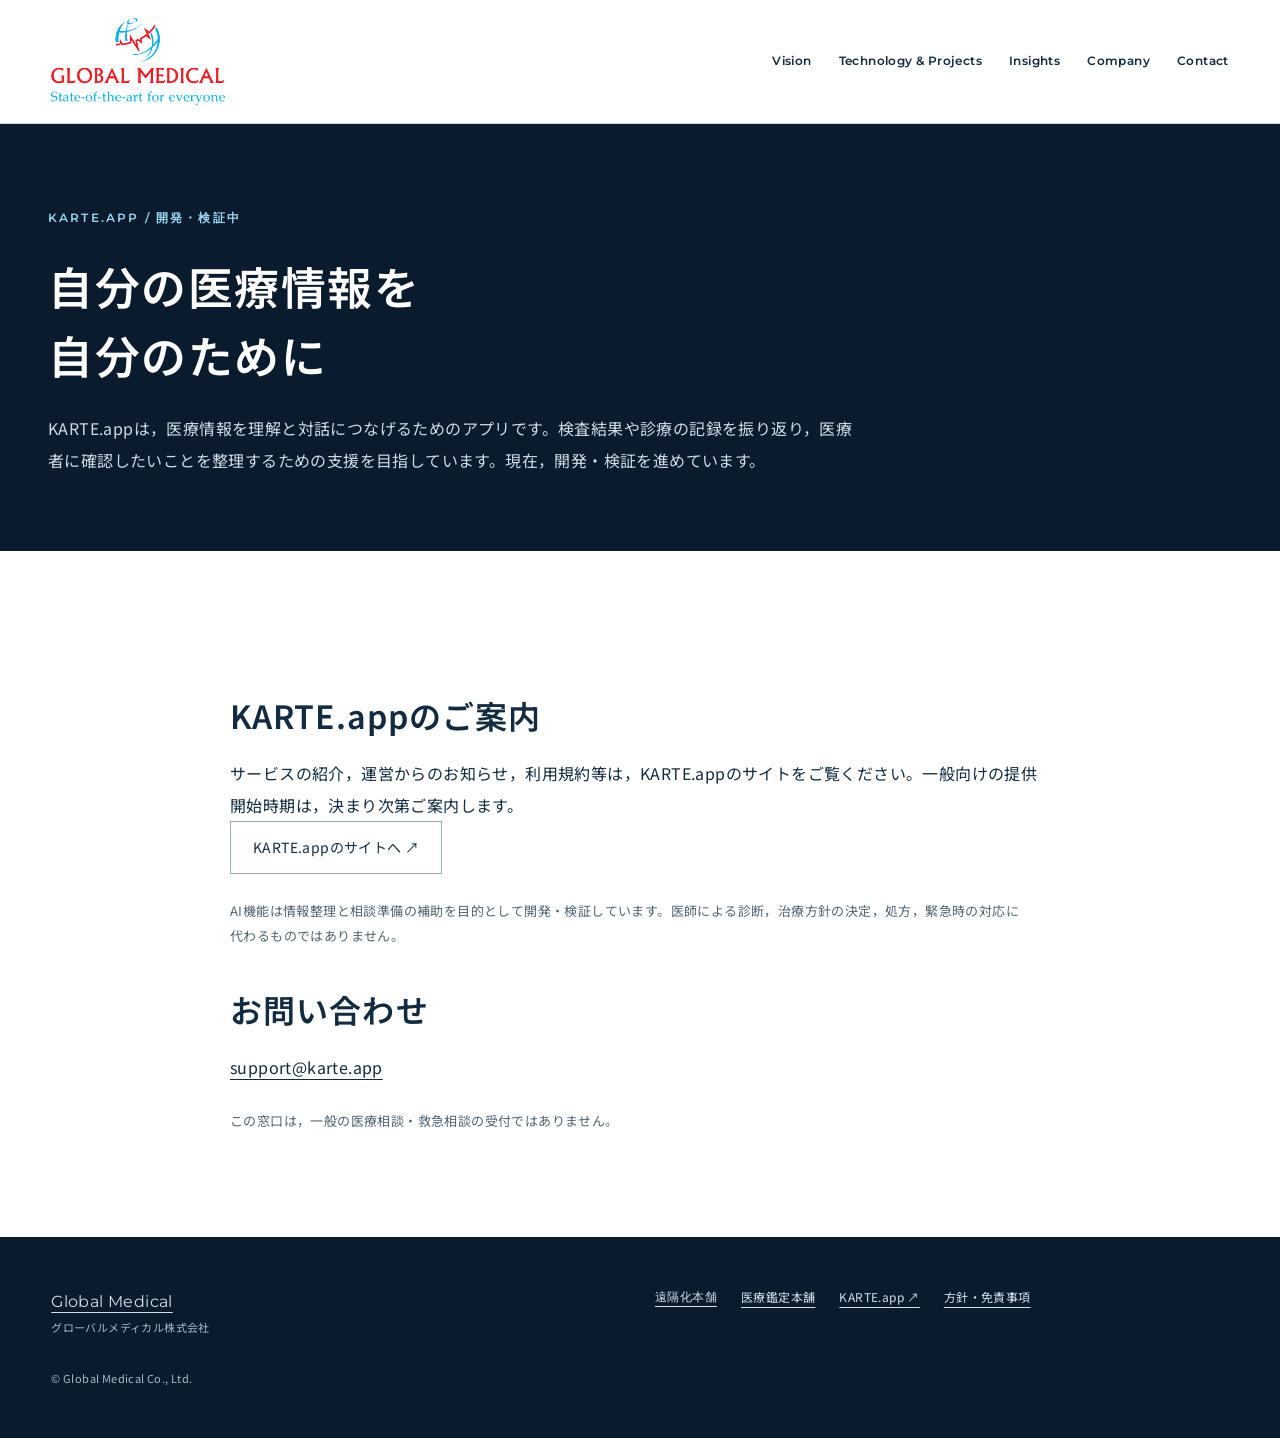
<file: karte.html>
<!doctype html><html lang="ja"><head><meta charset="utf-8"><meta name="viewport" content="width=device-width,initial-scale=1"><title>KARTE.app | サービス紹介サイトのご案内</title><meta name="description" content="医療情報の整理と相談準備を支援するKARTE.appのご案内。現在，開発・検証中です。"><link rel="canonical" href="https://globalmedical.jp/karte.html"><meta property="og:type" content="website"><meta property="og:locale" content="ja_JP"><meta property="og:title" content="KARTE.app | サービス紹介サイトのご案内"><meta property="og:description" content="医療情報の整理と相談準備を支援するKARTE.appのご案内。現在，開発・検証中です。"><meta property="og:url" content="https://globalmedical.jp/karte.html"><meta property="og:image" content="https://globalmedical.jp/logo.png"><link rel="icon" href="/logo.png"><link rel="stylesheet" href="/assets/site.css"></head><body><a class="skip" href="#main">本文へ移動</a><header class="site-header"><a class="brand" href="/" aria-label="グローバルメディカル トップ"><img src="/logo.png" alt="Global Medical" width="174" height="48"></a><nav class="desktop" aria-label="メイン"><a href="/#vision">Vision</a><a href="/#projects">Technology & Projects</a><a href="/insights/">Insights</a><a href="/#company">Company</a><a href="/#contact">Contact</a></nav><details class="mobile-menu"><summary>メニュー</summary><nav aria-label="モバイル"><a href="/#vision">Vision</a><a href="/#projects">Technology & Projects</a><a href="/insights/">Insights</a><a href="/#company">Company</a><a href="/#contact">Contact</a></nav></details></header><main id="main"><section class="subhero"><div class="wrap"><span class="eyebrow">KARTE.app / 開発・検証中</span><h1>自分の医療情報を<br>自分のために</h1><p>KARTE.appは，医療情報を理解と対話につなげるためのアプリです。検査結果や診療の記録を振り返り，医療者に確認したいことを整理するための支援を目指しています。現在，開発・検証を進めています。</p></div></section><section class="section"><div class="wrap content-narrow"><h2>KARTE.appのご案内</h2><p>サービスの紹介，運営からのお知らせ，利用規約等は，KARTE.appのサイトをご覧ください。一般向けの提供開始時期は，決まり次第ご案内します。</p><a class="button" href="https://karte.app/">KARTE.appのサイトへ ↗</a><p class="notice">AI機能は情報整理と相談準備の補助を目的として開発・検証しています。医師による診断，治療方針の決定，処方，緊急時の対応に代わるものではありません。</p><h2>お問い合わせ</h2><a href="mailto:support@karte.app">support@karte.app</a><p class="notice">この窓口は，一般の医療相談・救急相談の受付ではありません。</p></div></section></main><footer class="site-footer"><div><a href="/">Global Medical</a><p>グローバルメディカル株式会社</p></div><div><a href="/enkakuka.html">遠隔化本舗</a><a href="/kantei.html">医療鑑定本舗</a><a href="https://karte.app/">KARTE.app ↗</a><a href="/#legal">方針・免責事項</a></div><small>© Global Medical Co., Ltd.</small></footer></body></html>
</file>
<file: assets/site.css>
@import url('https://fonts.googleapis.com/css2?family=Montserrat:wght@500;600;700&family=Noto+Sans+JP:wght@400;500;600;700&display=swap');
:root{--navy:#091b2d;--blue:#0867a4;--ink:#122b41;--muted:#526575;--paper:#f2f6f8;--line:#ccd8df;--accent:#a6283c}*{box-sizing:border-box}html{scroll-behavior:smooth;scroll-padding-top:95px}body{margin:0;color:var(--ink);background:#fff;font:16px/1.95 'Noto Sans JP',sans-serif;letter-spacing:.025em}a{color:inherit;text-underline-offset:5px}a:hover{color:var(--blue)}a:focus-visible,summary:focus-visible{outline:3px solid #ce4e3f;outline-offset:5px}img{max-width:100%;height:auto}h1,h2,h3,p{margin:0}h1,h2,h3{line-height:1.55;letter-spacing:.035em}h1{font-size:clamp(32px,4vw,58px);font-weight:600}h2{font-size:clamp(26px,2.5vw,38px);font-weight:600}h3{font-size:22px}p+p{margin-top:1em}.site-header{min-height:88px;display:flex;align-items:center;justify-content:space-between;padding:18px max(4vw,24px);gap:24px;border-bottom:1px solid var(--line);background:white;position:relative;z-index:5}.brand{display:flex;width:174px;flex-shrink:0}.brand img{object-fit:contain}.desktop{display:flex;gap:27px;font:600 12px/1.5 Montserrat,sans-serif}.desktop a{text-decoration:none}.mobile-menu{display:none}.wrap{width:min(1184px,calc(100% - 96px));margin:auto}.hero{background:var(--navy);color:white;position:relative;overflow:hidden}.hero-grid{display:grid;grid-template-columns:1.1fr .9fr;gap:40px;align-items:center;min-height:670px;padding:80px 0}.eyebrow{display:block;font:600 12px/1.5 Montserrat,sans-serif;letter-spacing:.18em;text-transform:uppercase;margin-bottom:24px;color:var(--blue)}.hero .eyebrow{color:#9bd6f2}.hero h1{margin-bottom:30px}.lead{font-size:16px;line-height:2.1;max-width:650px}.hero .lead{color:#d3dfe9}.actions{display:flex;gap:16px;flex-wrap:wrap;margin-top:36px}.button{padding:12px 22px;border:1px solid #91abc0;text-decoration:none;display:inline-flex;align-items:center;gap:25px;font-size:14px;min-height:48px}.button.primary{background:white;color:var(--navy);border-color:white}.button:hover{background:#d9edf7;color:var(--navy)}.hero-note{font-size:12px;color:#b2c9d9;margin-top:30px;letter-spacing:.15em}.diagram{position:relative;aspect-ratio:1/1;display:grid;place-items:center;background:radial-gradient(ellipse at center,rgba(45,117,158,.18),transparent 68%)}.orbit{position:absolute;border:1px solid #2b536c;border-radius:50%;width:88%;height:88%}.orbit.two{width:66%;height:66%}.orbit.three{width:42%;height:42%;background:#102b40}.core{font:600 15px/1.8 Montserrat,sans-serif;text-align:center;z-index:1;letter-spacing:.12em}.core span{display:block;color:#a5ccdf;font:12px/1.8 'Noto Sans JP',sans-serif;margin-top:8px}.orbit-label{position:absolute;background:var(--navy);padding:8px 16px;font-size:13px;z-index:2;border-left:2px solid #58b6df}.label-a{top:11%;left:29%}.label-b{bottom:20%;left:0}.label-c{right:0;bottom:25%}.diagram:after{content:'';position:absolute;width:7px;height:7px;border-radius:50%;background:#a6283c;right:15%;top:24%}.section{padding:104px 0}.section.tint{background:var(--paper)}.section-heading{margin-bottom:45px}.section-heading p{margin-top:18px;max-width:700px;color:var(--muted)}.split{display:grid;grid-template-columns:.7fr 1.3fr;gap:90px}.vision-copy{font-size:18px}.principles{display:flex;gap:24px;margin-top:36px;flex-wrap:wrap;font-size:13px;color:var(--muted)}.principles span{border-top:2px solid var(--blue);padding-top:12px}.projects{border-top:1px solid var(--line)}.project{display:grid;grid-template-columns:55px 1fr 1.4fr;gap:32px;border-bottom:1px solid var(--line);padding:34px 0;align-items:start}.number{font:500 13px/2 Montserrat,sans-serif;color:var(--muted);padding-top:5px}.status{display:inline-block;color:#36596b;font-size:11px;line-height:1.7;border:1px solid #a6bdca;padding:3px 10px;margin-top:13px;letter-spacing:.04em}.project p{color:var(--muted);font-size:15px}.textlink{display:inline-block;margin-top:12px;font-size:14px}.independent{padding:32px 36px;border-left:3px solid #a38950;background:white;display:grid;grid-template-columns:1fr 1.5fr;gap:36px;margin-top:42px}.independent .eyebrow{color:#796639;margin-bottom:10px}.independent p{font-size:15px}.empty{border-top:1px solid var(--line);border-bottom:1px solid var(--line);padding:32px 0;display:flex;gap:36px;align-items:center}.empty strong{font-size:18px}.empty p{color:var(--muted);font-size:14px}.categories{display:flex;gap:12px;flex-wrap:wrap;margin:28px 0}.categories span,.categories a{font-size:12px;border:1px solid var(--line);padding:7px 13px;text-decoration:none}.company-list{margin:0}.company-list>div{display:grid;grid-template-columns:130px 1fr;border-bottom:1px solid var(--line);padding:20px 0;gap:20px}.company-list dt{color:var(--muted);font-size:13px}.company-list dd{margin:0;font-size:15px}.contact-grid{display:grid;grid-template-columns:1fr 1fr;gap:0 48px;margin-top:40px}.contact-item{padding:26px 0;border-top:1px solid var(--line)}.contact-item span{display:block;color:var(--muted);font-size:13px}.contact-item a{font:500 clamp(15px,1.6vw,21px)/2 Montserrat,sans-serif;overflow-wrap:anywhere}.notice{font-size:13px;color:var(--muted);max-width:800px;margin-top:24px}.site-footer{background:var(--navy);color:#d3dfe9;padding:48px max(4vw,24px);display:grid;grid-template-columns:1fr 1fr;gap:30px}.site-footer>div:nth-child(2){display:flex;gap:12px 24px;flex-wrap:wrap;align-content:start;font-size:12px}.site-footer p,.site-footer small{font-size:11px;color:#a7bac9}.site-footer>div>a:first-child{font-family:Montserrat,sans-serif}.skip{position:absolute;left:16px;top:-100px;z-index:10;background:white;padding:12px}.skip:focus{top:12px}.subhero{background:var(--navy);color:white;padding:85px 0 75px}.subhero .eyebrow{color:#9bd6f2}.subhero h1{font-size:clamp(30px,3.5vw,48px);max-width:1000px;margin-bottom:24px}.subhero p{color:#d0dce5;max-width:820px}.columns{display:grid;grid-template-columns:repeat(3,1fr);gap:40px}.columns h3{margin-bottom:15px}.columns p{color:var(--muted);font-size:15px}.flow{counter-reset:step;display:grid;grid-template-columns:repeat(4,1fr);gap:30px;list-style:none;padding:0}.flow li{border-top:1px solid var(--line);padding-top:22px}.flow li:before{counter-increment:step;content:'0' counter(step);display:block;font:500 13px/2 Montserrat,sans-serif;color:var(--blue);margin-bottom:15px}.flow h3{font-size:18px}.flow p{font-size:14px;color:var(--muted);margin-top:12px}.content-narrow{max-width:820px}.content-narrow h2{margin:36px 0 18px}.content-narrow ul{padding-left:22px}.content-narrow li{margin:12px 0}.legal-preserved{background:var(--paper);padding:40px 0}.legal-preserved summary{cursor:pointer;font-size:14px}.legal-grid{padding-top:30px;display:grid;gap:24px}.legal-grid h4{font-size:15px;margin:0 0 10px}.legal-grid p{font-size:12px;color:var(--muted)}.article-list{display:grid;grid-template-columns:repeat(3,1fr);gap:30px}.article-list article{border-top:1px solid var(--line);padding-top:25px}.article-list h3{font-size:20px}.article-list p{font-size:14px;color:var(--muted)}
@media(max-width:1000px){.desktop{gap:14px;font-size:10px}.hero-grid{gap:20px}.wrap{width:calc(100% - 64px)}.split{gap:40px}.project{grid-template-columns:30px 1fr 1.3fr;gap:20px}}
@media(max-width:740px){html{scroll-padding-top:20px}.site-header{min-height:76px;padding:16px 24px}.brand{width:150px}.desktop{display:none}.mobile-menu{display:block;font-size:13px}.mobile-menu summary{cursor:pointer;padding:10px 4px}.mobile-menu nav{position:absolute;top:76px;left:0;right:0;padding:20px 28px;background:white;box-shadow:0 10px 20px #091b2d15}.mobile-menu nav a{display:block;padding:13px 0}.wrap{width:calc(100% - 48px)}.hero-grid{display:block;min-height:0;padding:56px 0 25px}.hero h1{font-size:34px;line-height:1.65;letter-spacing:.01em}.hero .lead{font-size:14px;line-height:2}.hero-note{font-size:11px;letter-spacing:.05em;margin-top:24px}.eyebrow{font-size:10px;margin-bottom:22px}.diagram{width:100%;max-width:310px;margin:24px auto 0}.orbit-label{font-size:11px;padding:4px 10px}.core{font-size:13px}.core span{font-size:11px}.section{padding:64px 0}.split{display:block}.split h2{margin-bottom:28px}.vision-copy{font-size:16px}.section-heading{margin-bottom:32px}.project{grid-template-columns:26px 1fr;gap:12px;padding:28px 0}.project>div:last-child{grid-column:2}.project h3{font-size:22px}.status{margin-top:8px}.independent{display:block;padding:24px;margin-top:32px}.independent>div+div{margin-top:20px}.empty{display:block}.empty p{margin-top:12px}.company-list>div{grid-template-columns:75px 1fr;gap:16px}.company-list dd{font-size:14px}.contact-grid{grid-template-columns:1fr;gap:0}.contact-item a{font-size:18px}.site-footer{display:block;padding:40px 24px}.site-footer>div:nth-child(2){margin:24px 0}.site-footer small{display:block;margin-top:26px}.columns,.flow,.article-list{grid-template-columns:1fr}.columns{gap:30px}.flow{gap:18px}.flow li{padding-top:16px}.subhero{padding:55px 0}.subhero p{font-size:14px}.subhero h1{font-size:30px}.actions{gap:12px;margin-top:28px}.button{padding:10px 15px;font-size:13px;gap:14px}.principles{gap:12px;font-size:12px}}
@media(prefers-reduced-motion:reduce){html{scroll-behavior:auto}}

.cards,.two-col{display:grid;grid-template-columns:repeat(3,1fr);gap:30px;margin-top:32px}.two-col{grid-template-columns:1fr 1fr}.section-title{margin-bottom:20px}.section-lead{color:var(--muted);margin-bottom:26px}.card,.list-card{border-top:1px solid var(--line);padding-top:24px}.card p{font-size:15px;color:var(--muted)}.num{font:500 13px/2 Montserrat,sans-serif;color:var(--blue);margin-bottom:15px}.problem-box p{max-width:850px}.btn{display:inline-block;margin-top:16px}@media(max-width:740px){.cards,.two-col{grid-template-columns:1fr}.list-card ul{padding-left:22px}}

.step{border-top:1px solid var(--line);padding-top:20px}.step strong{display:block;font-size:17px}.step span{display:block;font-size:14px;color:var(--muted);margin-top:12px}

.content-narrow a{overflow-wrap:anywhere}

/* Copy revision: keep the desktop headline on two lines with readable mobile wrapping. */
@media(min-width:1001px){.hero-grid{grid-template-columns:1.65fr 1fr}.hero h1{font-size:clamp(36px,3.5vw,50px)}#vision .split{grid-template-columns:1fr 1.3fr;gap:64px}}

.headline-part{display:inline-block}
</file>
